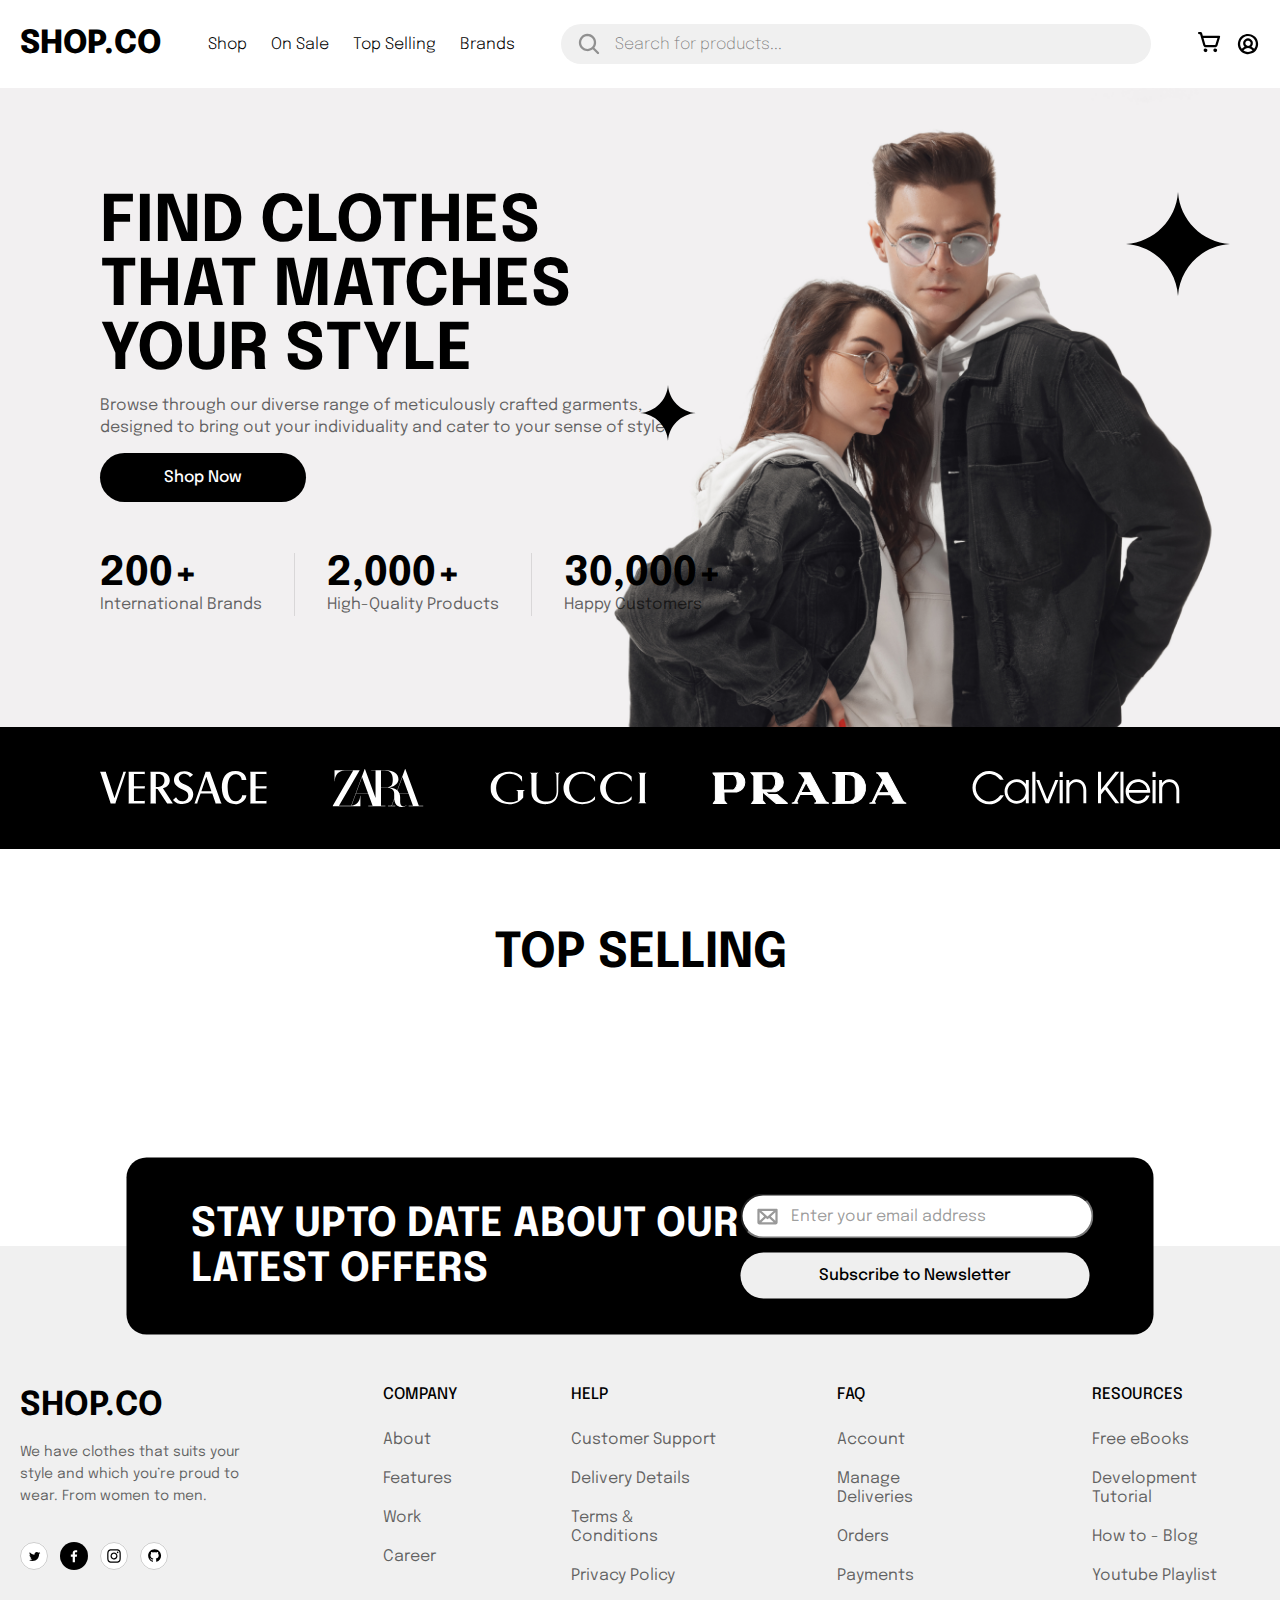
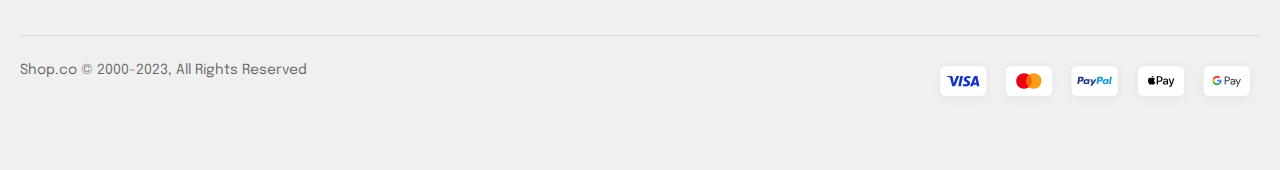
<file: midtermm/index.html>
<!DOCTYPE html>
<html lang="en">
    <head>
        <meta charset="UTF-8">
        <meta name="viewport" content="width=device-width, initial-scale=1.0">
        <title>My Shop</title>
        <link rel="stylesheet" href="./styles/reset.css">
        <link rel="stylesheet" href="./styles/navbar.css">
        <link rel="stylesheet" href="./styles/banner.css">
        <link rel="stylesheet" href="https://fonts.googleapis.com/css2?family=Epilogue:wght@400;800&display=swap">
        <link rel="stylesheet" href="./styles/cards.css">
        <link rel="stylesheet" href="./styles/footer.css">
    </head>
    <body>
        <nav class="navbar">
            <div class="container">
                <div class="nav-container">
                    <div class="logo">
                        <p> <a href="./index.html" class="invisible_underline">SHOP.CO</a></p>
                    </div>
                    <div class="navlist">
                        <ul class="navlist">
                            <li>
                                <a class="invisible_underline" href="./shop.html">Shop</a>
                            </li>
                            <li>
                                On Sale
                            </li>
                            <li>
                                Top Selling
                            </li>
                            <li>
                                Brands
                            </li>
                        </ul>
                    </div>
                    <div class="search_bar">
                        <img src="./Logos/search.svg" alt="Search Icon" class="icon" />
                        <input type="text" placeholder="Search for products..." class="search_input">
                    </div>
                    <div class="icons">
                        <a href="./checkout.html"><img src="./Logos/checkout.svg" alt="checkout_icon" class="icon" /></a>
                        <img src="./Logos/login.svg" alt="logos_icon" class="icon" />
                    </div>
                </div>
            </div>
        </nav>
       <div class="banner">
            <div class="container1">
                    <div class="item">
                        <h1 class="relative">FIND CLOTHES<br>
                            THAT MATCHES<br>
                            YOUR STYLE</h1>
                        <img src="./Logos/sparkle_L.svg"alt="large_sparkle" class="large_sparkle"/>
                    </div>
                    <p class="item">Browse through our diverse range of meticulously crafted garments, <br>
                    designed to bring out your individuality and cater to your sense of style.</p>
                    <img src="./Logos/sparkle_s.svg" alt="small_sparkle" class="small_sparkle item"/>
                    <p class="padd"><a class="invisible_underline shop_now" href="#">Shop Now</a></p> 
                <div class="trio">
                    <div class="couple border">
                        <h2>200+</h2>
                        <p>International Brands</p>
                    </div>
                    <div class="couple border">
                        <h2>2,000+</h2>
                        <p>High-Quality Products</p>
                    </div>
                    <div class="couple">
                        <h2>30,000+</h2>
                        <p>Happy Customers</p>
                    </div>
                </div>
            </div>
       </div>
       <div class="brands">
           <img src="./Logos/versace.svg" alt="versace">
           <img src="./Logos/zara-logo-1 1.svg" alt="zara"/>
           <img src="./Logos/gucci-logo-1 1.svg" alt="gucci"/>
           <img src="./Logos/prada-logo-1 1.svg" alt="prada"/>
           <img src="./Logos/calvin_klein.svg" alt="calvin_klein"/> 
       </div>
       <div class="container2">
            <h2 class="top_selling_title">TOP SELLING</h2>
            <div id="products-list" class="products-list">

            </div>   
       </div>
       <footer>
            <div class="container">
                <div class="newsletter">
                    <h2 class="newsletter-text">
                        STAY UPTO DATE ABOUT OUR LATEST OFFERS
                    </h2>
                    <form action="" method="post">
                        <label for="news-email">
                            <div class="input-pl"><img src="./Logos/mail.svg" alt=""> <p>Enter your email address</p></div>
                            <input type="email" id="news-email">
                        </label>
                        <button type="submit">Subscribe to Newsletter</button>
                    </form>
                </div>
                <div class="footer-body">
                    <div class="shop-co">
                        <h2>SHOP.CO</h2>
                        <p>We have clothes that suits your style and which you’re proud to wear. From women to men.</p>
                        <div class="socials">
                            <img src="./Logos/twitter.svg" alt="">
                            <img src="./Logos/facebook.svg" alt="">
                            <img src="./Logos/instagram.svg" alt="">
                            <img src="./Logos/github.svg" alt="">
                        </div>
                    </div>
                    <div class="lists">
                        <ul aria-label="COMPANY">
                            <li><a href="#">About</a></li>
                            <li><a href="#">Features</a></li>
                            <li><a href="#">Work</a></li>
                            <li><a href="#">Career</a></li>
                        </ul>
                        <ul aria-label="HELP">
                            <li><a href="#">Customer Support</a></li>
                            <li><a href="#">Delivery Details</a></li>
                            <li><a href="#">Terms & Conditions</a></li>
                            <li><a href="#">Privacy Policy</a></li>
                        </ul>
                        <ul aria-label="FAQ">
                            <li><a href="#">Account</a></li>
                            <li><a href="#">Manage Deliveries</a></li>
                            <li><a href="#">Orders</a></li>
                            <li><a href="#">Payments</a></li>
                        </ul>
                        <ul aria-label="RESOURCES">
                            <li><a href="#">Free eBooks</a></li>
                            <li><a href="#">Development Tutorial</a></li>
                            <li><a href="#">How to - Blog</a></li>
                            <li><a href="#">Youtube Playlist</a></li>
                        </ul>
                        
                    </div>
                </div>
                <div class="footer-foot">
                    <div class="rights">
                        <p>Shop.co © 2000-2023, All Rights Reserved</p>
                    </div>
                    <div class="payments">
                        <img src="./Logos/visa.svg" alt="">
                        <img src="./Logos/master.svg" alt="">
                        <img src="./Logos/paypal.svg" alt="">
                        <img src="./Logos/applepay.svg" alt="">
                        <img src="./Logos/googlepay.svg" alt="">
                    </div>
                </div>
            </div>
        </footer>
       <script src="script.js"></script>
    </body>
</html>
</file>
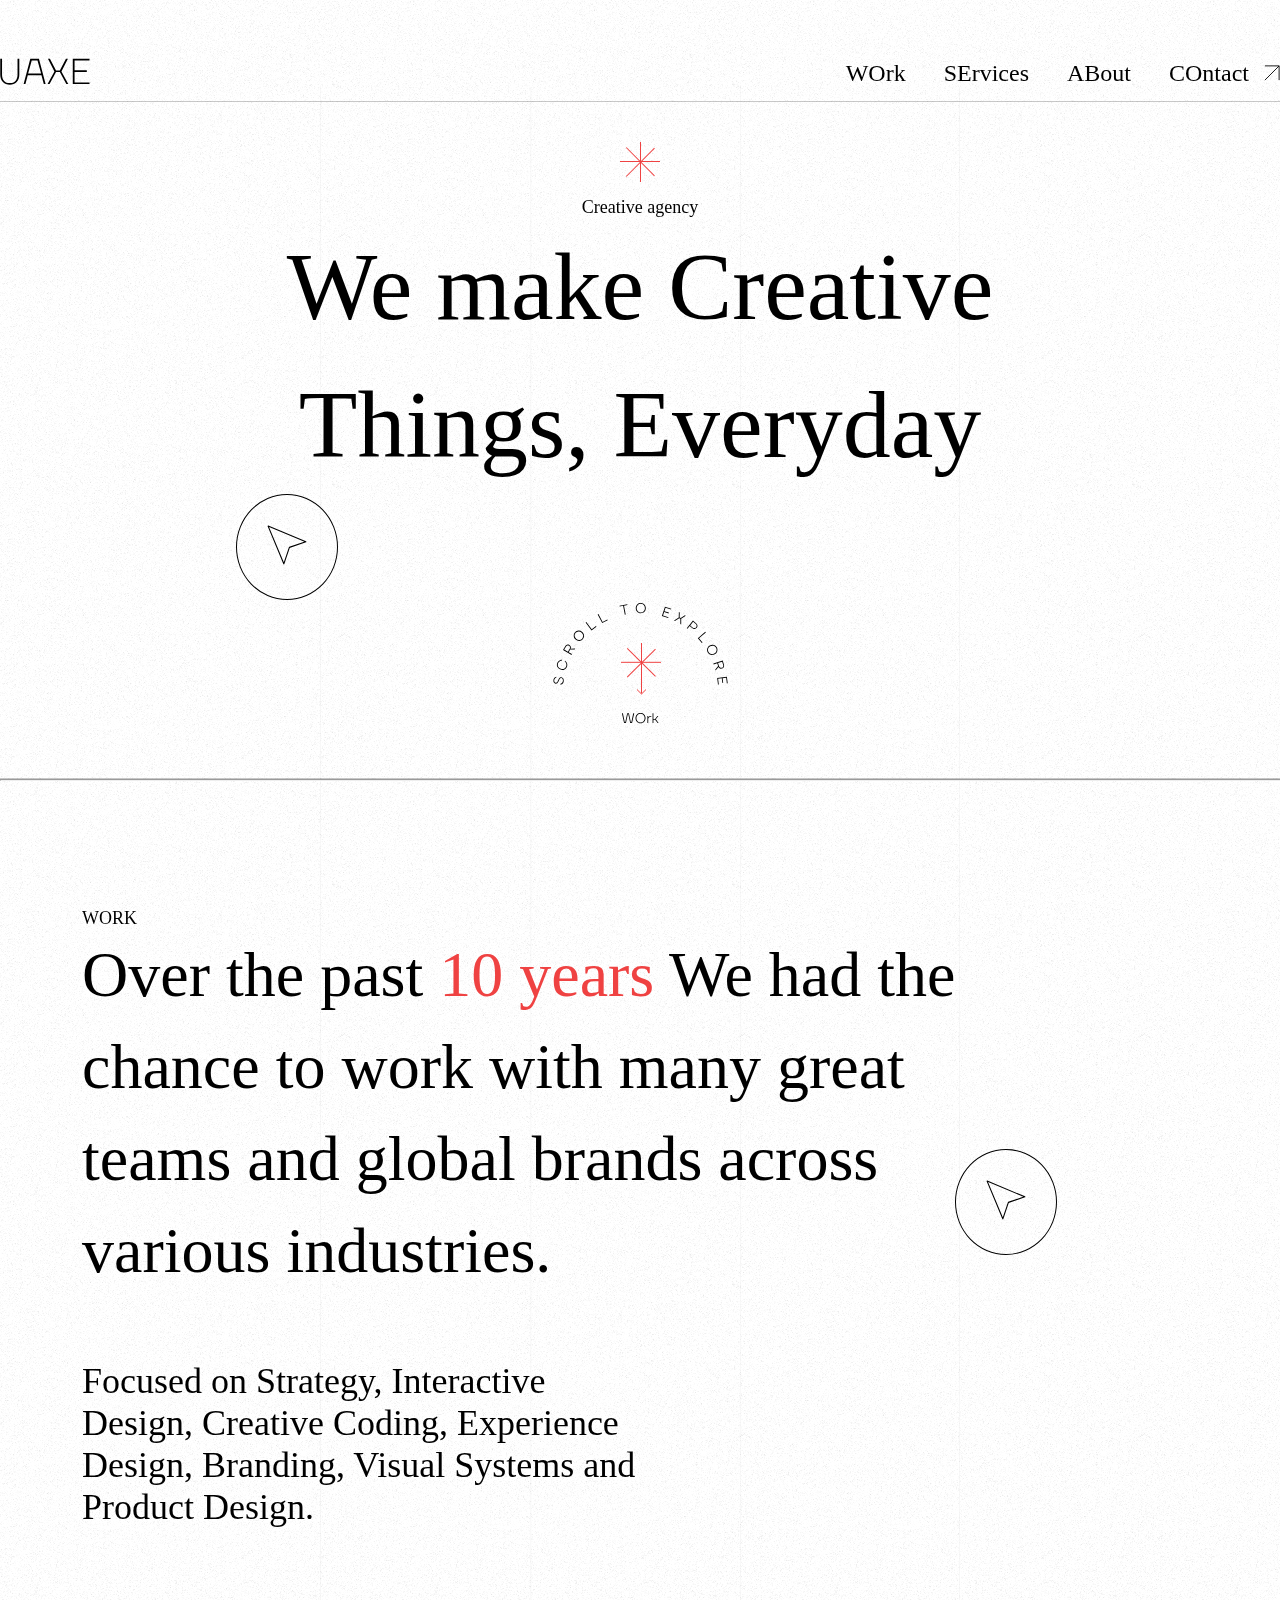
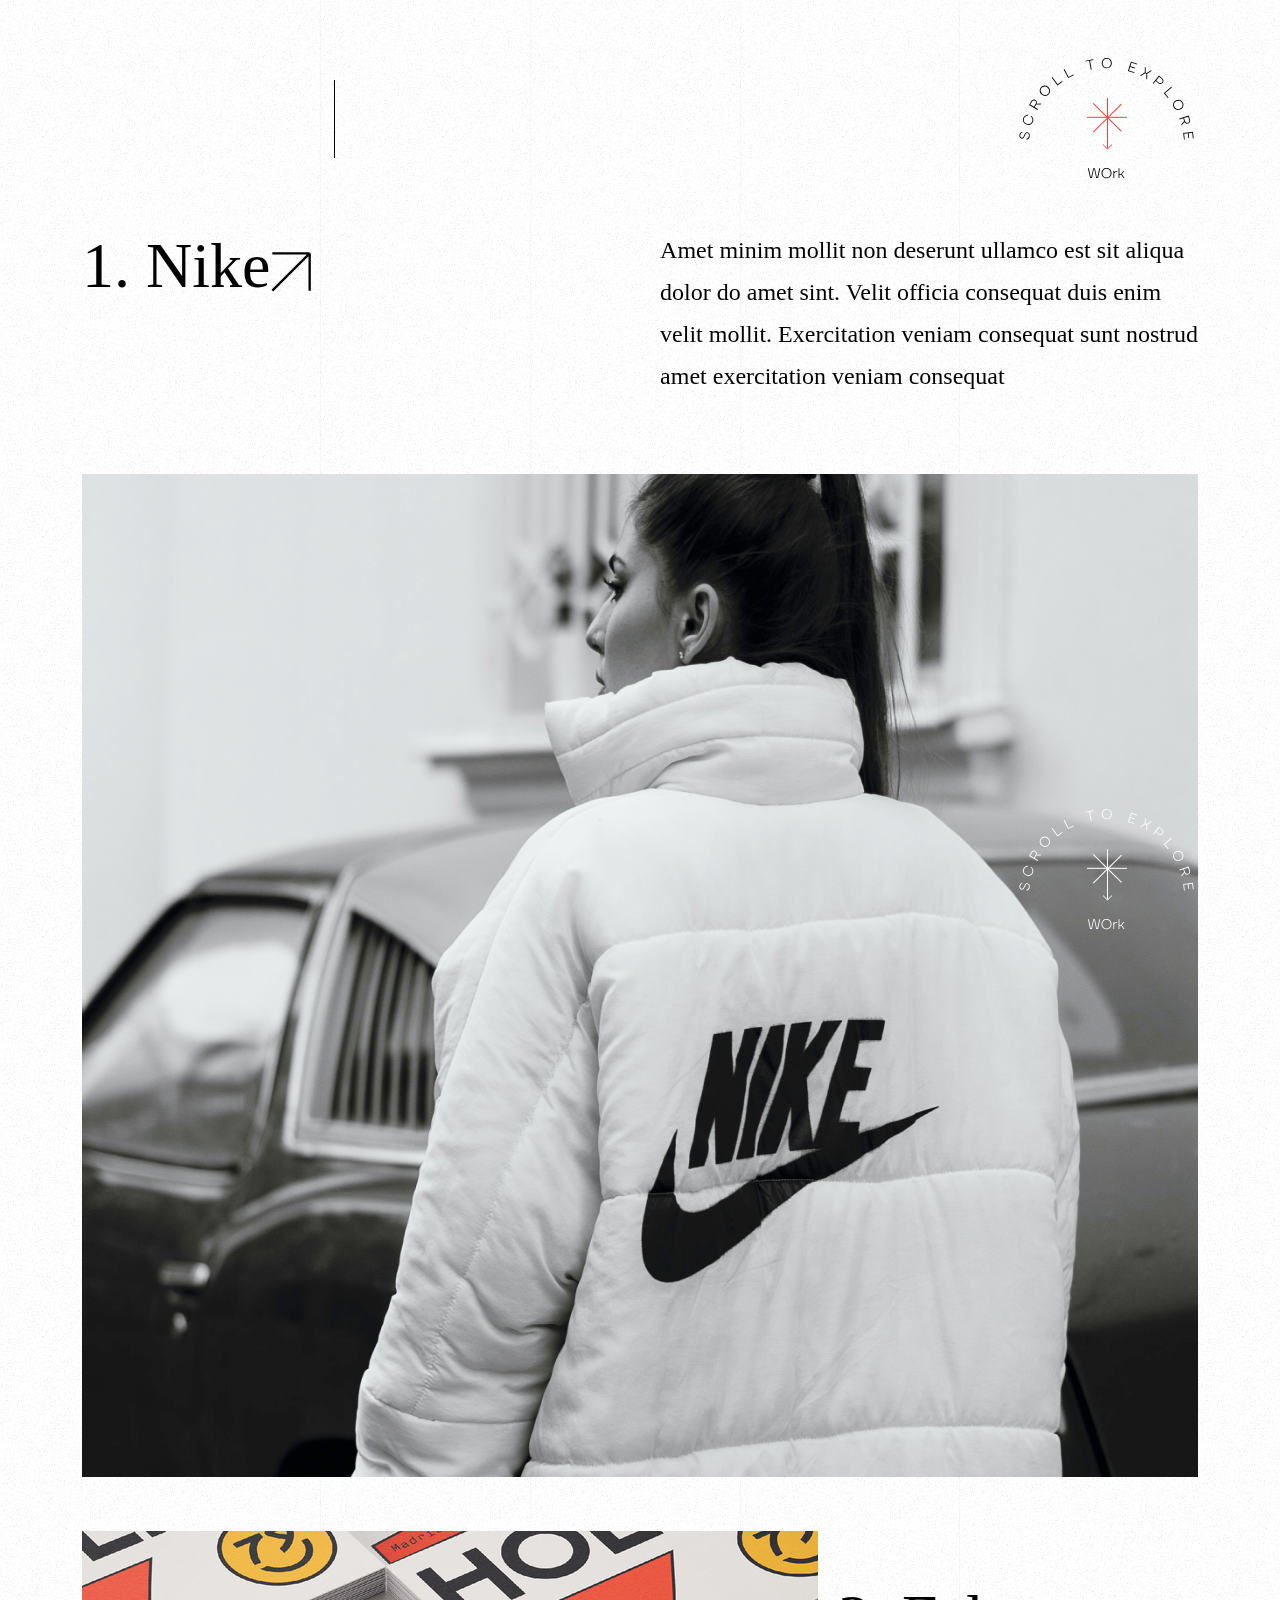
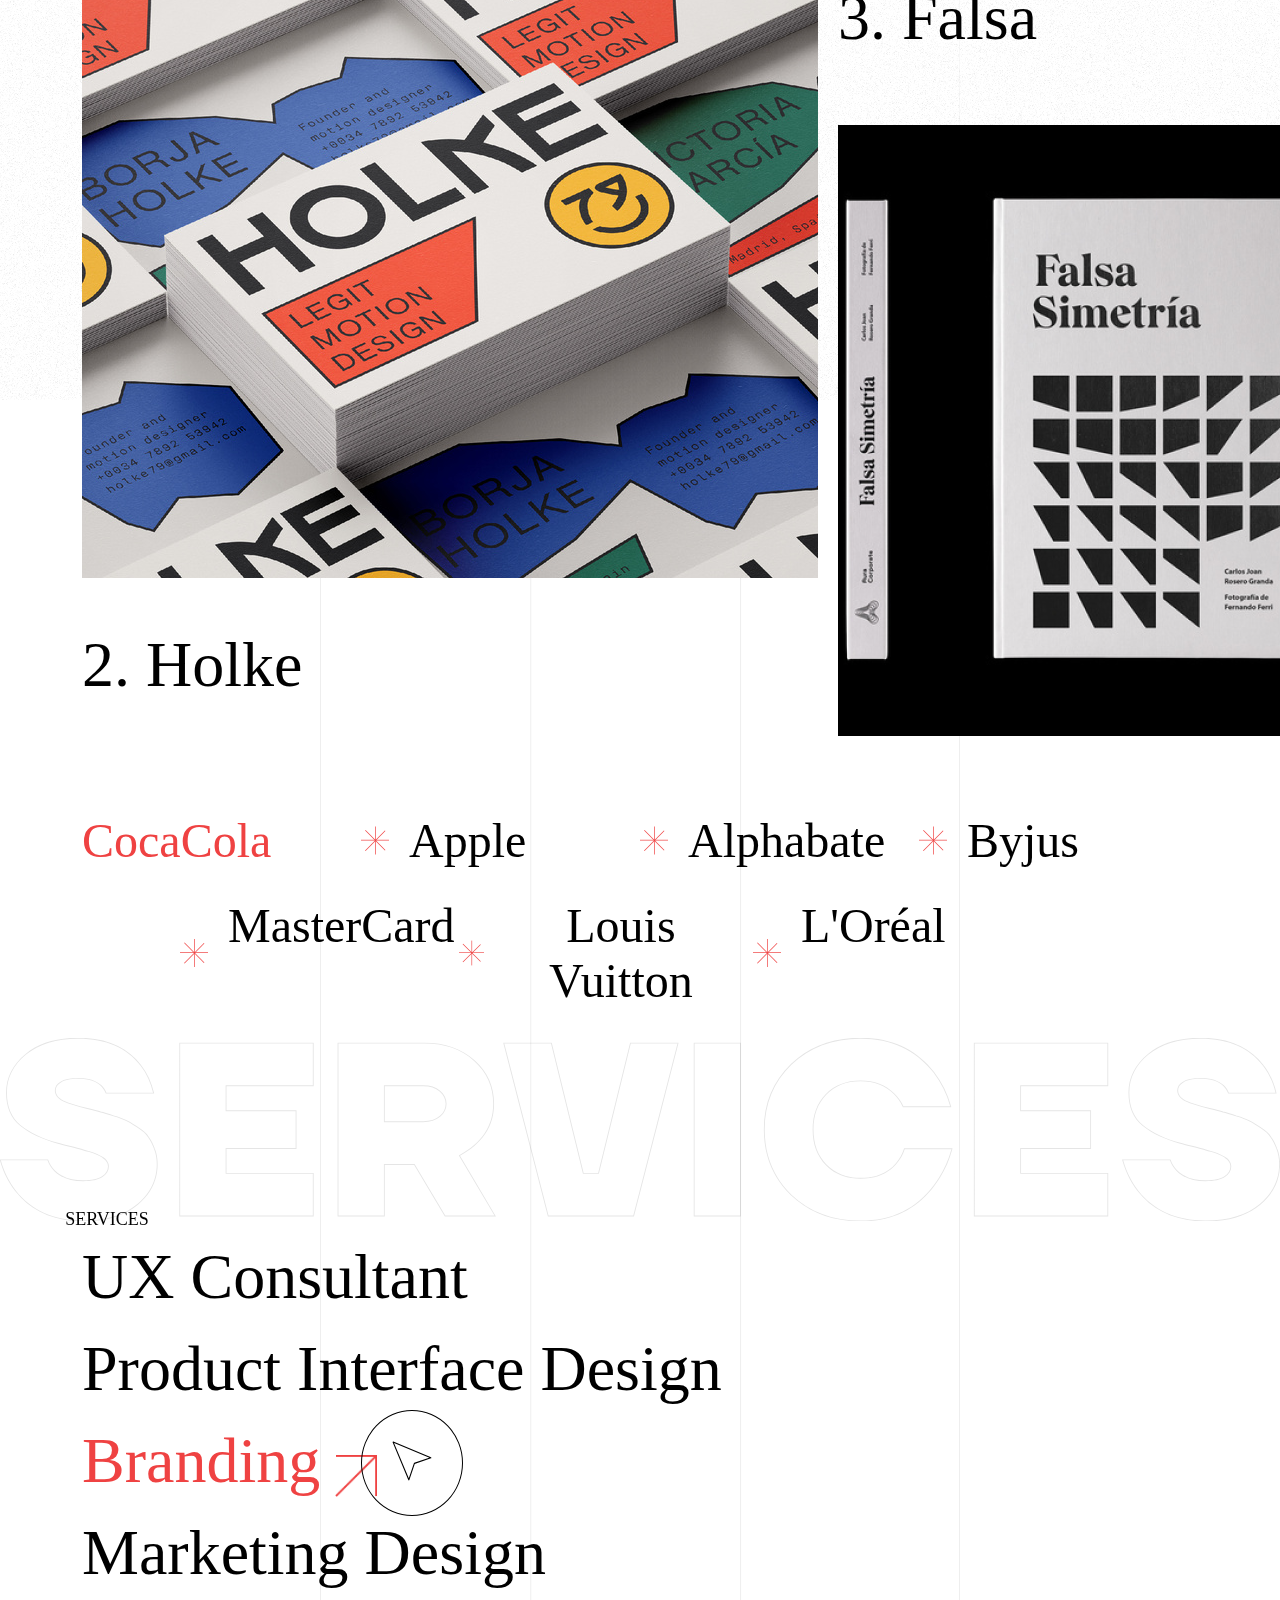
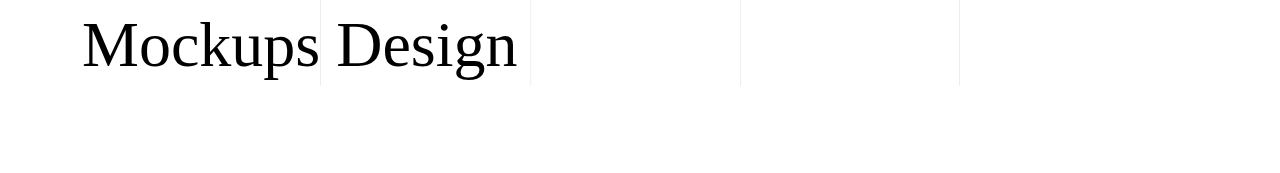
<file: gita/3/index.html>
<!DOCTYPE html>
<html lang="en">
<head>
    <meta charset="UTF-8">
    <meta name="viewport" content="width=initial-scale=1.0">
    <title>Document</title>
    <link href="./src/styles/style.css" rel="stylesheet" >
</head>
<body >
    <div class="fragment"></div>
    <header>
        <div class="container mt-58 ">
            <nav class="row justify-between align-center border-b pb-12">
                <div>
                    <img src="./src/img/logo.svg">
                </div>
                <ul class="list-none row gap-4 nav_font">
                    <li>
                        WOrk
                    </li>
                    <li>
                        SErvices
                    </li>
                    <li>
                        ABout
                    </li>
                    <li class="row gap-1">
                        <p>
                            COntact
                        </p>
                        <div class="w-16">
                            <img src="./src/img/arrow.svg" alt="">
                        </div>
                    </li>
                </ul>
            </nav>
        </div>
    </header>
    <section class="banner border-b">
        <div class="container">
            <div class="row justify-between dir-col align-center mt-40 gap-1">
                <div class="main_icon" >
                <img src="./src/img/starIcon.svg" >
            </div>
                <h1 class="main_header" >Creative agency</h1>
            </div>
            <div class="row justify-center align-center">
                <div class="row justify-center mt-40 align-center m-0">
                    <div class="col-12">
                        <h2 class="headline">
                            <b>We</b> make Creative <br>
                            Things, Everyday
                        </h2>
                    </div>
                    <div class="col-12">
                        <div class="arrow_container">
                            <img src="src/img/mouse.svg" alt="">
                        </div>
                    </div>
                </div>
            </div>
            <div class="row justify-center dir-col align-center gap-1">
                <svg width="183" height="128" viewBox="0 0 183 128" fill="none" xmlns="http://www.w3.org/2000/svg">
                    <path d="M72.9047 113.2H73.8847L75.7747 122.16H76.2647L78.2247 113.2H79.9047L81.8647 122.16H82.3547L84.2447 113.2H85.2247L83.0547 123H81.1647L79.2747 114.04H78.8547L76.9647 123H75.0747L72.9047 113.2ZM87.9262 121.81C86.9648 120.83 86.4842 119.593 86.4842 118.1C86.4842 116.607 86.9648 115.37 87.9262 114.39C88.8875 113.41 90.0868 112.92 91.5242 112.92C92.9615 112.92 94.1608 113.41 95.1222 114.39C96.0835 115.37 96.5642 116.607 96.5642 118.1C96.5642 119.593 96.0835 120.83 95.1222 121.81C94.1608 122.79 92.9615 123.28 91.5242 123.28C90.0868 123.28 88.8875 122.79 87.9262 121.81ZM88.5562 114.964C87.7815 115.767 87.3942 116.812 87.3942 118.1C87.3942 119.388 87.7815 120.433 88.5562 121.236C89.3308 122.039 90.3202 122.44 91.5242 122.44C92.7282 122.44 93.7175 122.039 94.4922 121.236C95.2668 120.433 95.6542 119.388 95.6542 118.1C95.6542 116.812 95.2668 115.767 94.4922 114.964C93.7175 114.161 92.7282 113.76 91.5242 113.76C90.3202 113.76 89.3308 114.161 88.5562 114.964ZM98.3886 123V116H99.2286V117.33H99.2426C99.3639 117.069 99.5272 116.835 99.7326 116.63C100.199 116.163 100.801 115.93 101.539 115.93H102.309V116.7H101.539C100.867 116.7 100.311 116.929 99.8726 117.386C99.4432 117.834 99.2286 118.422 99.2286 119.15V123H98.3886ZM103.57 123V113.2H104.41V118.94H106.09L108.4 116H109.38L106.79 119.36L109.59 123H108.61L106.09 119.71H104.41V123H103.57Z" fill="black"/>
                    <rect x="92" y="43" width="1" height="50.5121" fill="#EF4242"/>
                    <rect x="112" y="61.8181" width="0.990433" height="40" transform="rotate(90 112 61.8181)" fill="#EF4242"/>
                    <rect width="0.995228" height="39.8091" transform="matrix(0.710497 0.7037 -0.710497 0.7037 106.142 48.8018)" fill="#EF4242"/>
                    <rect width="0.995228" height="39.8091" transform="matrix(-0.710497 0.7037 -0.710497 -0.7037 106.849 76.1152)" fill="#EF4242"/>
                    <path d="M88 89.5503L92.4926 94L96.9853 89.5503" stroke="#EF4242"/>
                    <path d="M11.3948 84.6845L11.5064 83.7814C11.9114 83.6998 12.2736 83.547 12.5928 83.3231C13.3329 82.8127 13.7654 82.0527 13.8901 81.043C13.9977 80.1723 13.8949 79.4825 13.5816 78.9736C13.2694 78.4554 12.8355 78.1619 12.2797 78.0933C12.1315 78.075 11.9949 78.0769 11.8699 78.0991C11.7461 78.112 11.6234 78.1532 11.5019 78.2229C11.3805 78.2925 11.2781 78.3598 11.1949 78.4247C11.1035 78.4793 11.0064 78.5801 10.9036 78.7273C10.7915 78.8733 10.7066 78.9898 10.6488 79.0767C10.5922 79.1543 10.5137 79.2951 10.4132 79.499C10.3036 79.7017 10.2291 79.8477 10.1899 79.9369C10.1506 80.0261 10.0785 80.1912 9.9735 80.4321C9.85923 80.6719 9.78305 80.8318 9.74496 80.9117C9.59729 81.2696 9.46169 81.5679 9.33816 81.8066C9.21463 82.0452 9.06045 82.3036 8.87562 82.5817C8.68152 82.8587 8.48503 83.0789 8.28615 83.2424C8.08841 83.3967 7.84779 83.5174 7.56428 83.6046C7.28078 83.6919 6.97693 83.7154 6.65273 83.6754C5.93022 83.5861 5.34738 83.2038 4.90419 82.5283C4.46101 81.8529 4.30122 81.0149 4.42483 80.0146C4.58735 78.6992 5.1434 77.7382 6.09297 77.1314C6.50126 76.8715 6.95368 76.7111 7.45023 76.6502L7.33864 77.5533C7.00184 77.6151 6.69409 77.7464 6.41538 77.947C5.76429 78.4215 5.37866 79.145 5.25849 80.1176C5.16349 80.8864 5.26567 81.5056 5.56501 81.9752C5.85509 82.4436 6.25486 82.7093 6.76432 82.7723C7.40346 82.8512 7.96151 82.4829 8.43846 81.6672C8.60362 81.3961 8.87717 80.8186 9.2591 79.9348C9.42644 79.5699 9.57073 79.2773 9.69197 79.0572C9.8051 78.8267 9.96391 78.5689 10.1684 78.2838C10.3636 77.9976 10.5596 77.782 10.7562 77.637C10.9539 77.4827 11.1945 77.362 11.478 77.2748C11.7627 77.1783 12.0671 77.1501 12.3913 77.1901C13.1601 77.2851 13.7772 77.6952 14.2424 78.4204C14.6995 79.1352 14.86 80.0437 14.7238 81.146C14.5521 82.5355 13.9481 83.5423 12.9117 84.1666C12.4456 84.4382 11.9399 84.6108 11.3948 84.6845Z" fill="black"/>
                    <path d="M15.4849 69.4288C14.2513 70.0311 12.9261 70.0964 11.5093 69.6244C10.0925 69.1525 9.07112 68.3057 8.44515 67.0839C7.81918 65.8621 7.73331 64.5694 8.18754 63.2057C8.68307 61.7181 9.63912 60.6937 11.0557 60.1326C11.6755 59.8964 12.3277 59.7841 13.0124 59.7957L12.7249 60.6591C12.1966 60.6799 11.6919 60.7921 11.2108 60.9959C10.1189 61.4684 9.37679 62.2935 8.98449 63.4712C8.604 64.6135 8.67211 65.6789 9.18883 66.6676C9.70555 67.6562 10.5749 68.354 11.7969 68.7611C13.0189 69.1681 14.1331 69.131 15.1394 68.6497C16.1457 68.1684 16.8392 67.3566 17.2197 66.2143C17.6208 65.01 17.4966 63.8767 16.847 62.8143C16.5666 62.3569 16.1961 61.9482 15.7356 61.5882L16.0231 60.7248C16.6135 61.1379 17.1006 61.6395 17.4844 62.2297C18.3465 63.54 18.5239 64.9567 18.0166 66.4797C17.5624 67.8434 16.7185 68.8264 15.4849 69.4288Z" fill="black"/>
                    <path d="M22.4915 54.8952L14.0189 49.9702L16.0593 46.4602C16.594 45.5403 17.2558 44.9588 18.0449 44.7157C18.8305 44.4599 19.6106 44.5571 20.3853 45.0074C21.047 45.392 21.4928 45.9157 21.723 46.5785C21.9577 47.2331 21.9253 47.9484 21.6255 48.7241L26.2204 48.4802L25.6927 49.388L21.1935 49.6065L19.6808 52.2088L22.9488 54.1085L22.4915 54.8952ZM18.9546 51.7867L20.5376 49.0634C20.9551 48.3452 21.1079 47.7108 20.9963 47.16C20.8812 46.5966 20.5251 46.1413 19.928 45.7942C19.3309 45.4471 18.763 45.3653 18.2245 45.5489C17.6826 45.7197 17.2029 46.1642 16.7855 46.8823L15.2024 49.6056L18.9546 51.7867Z" fill="black"/>
                    <path d="M30.2576 40.8892C28.8861 40.9499 27.6448 40.4814 26.5335 39.4838C25.4223 38.4863 24.8231 37.3025 24.7361 35.9324C24.649 34.5624 25.0856 33.3426 26.0457 32.273C27.0059 31.2034 28.1717 30.6383 29.5432 30.5776C30.9146 30.5169 32.156 30.9853 33.2672 31.9829C34.3785 32.9805 34.9776 34.1643 35.0647 35.5343C35.1518 36.9044 34.7152 38.1242 33.755 39.1937C32.7949 40.2633 31.629 40.8285 30.2576 40.8892ZM25.5841 35.8471C25.6639 36.9597 26.183 37.9463 27.1414 38.8067C28.0999 39.6671 29.1365 40.0772 30.2513 40.0369C31.3661 39.9966 32.3256 39.5285 33.1299 38.6326C33.9342 37.7367 34.2965 36.7324 34.2167 35.6197C34.1369 34.507 33.6178 33.5205 32.6593 32.6601C31.7009 31.7997 30.6642 31.3896 29.5495 31.4298C28.4347 31.4701 27.4751 31.9382 26.6708 32.8342C25.8665 33.7301 25.5043 34.7344 25.5841 35.8471Z" fill="black"/>
                    <path d="M42.5058 30.3834L36.598 22.5643L37.3241 22.0158L42.7255 29.1646L46.9701 25.9575L47.4765 26.6277L42.5058 30.3834Z" fill="black"/>
                    <path d="M53.1815 23.0948L48.6518 14.4045L49.4588 13.9838L53.6002 21.9293L58.3178 19.4704L58.7061 20.2152L53.1815 23.0948Z" fill="black"/>
                    <path d="M70.6774 6.50406L70.5169 5.67952L78.2813 4.16861L78.4417 4.99315L75.0062 5.66169L76.7176 14.4567L75.8244 14.6305L74.1129 5.83551L70.6774 6.50406Z" fill="black"/>
                    <path d="M88.1472 11.8235C87.1921 10.8373 86.7194 9.59762 86.729 8.10432C86.7385 6.61102 87.2271 5.37745 88.1947 4.40363C89.1623 3.42981 90.3647 2.9475 91.802 2.95671C93.2394 2.96592 94.4355 3.46359 95.3906 4.44973C96.3456 5.43587 96.8183 6.67559 96.8088 8.16889C96.7992 9.6622 96.3106 10.8958 95.343 11.8696C94.3754 12.8434 93.173 13.3257 91.7357 13.3165C90.2984 13.3073 89.1022 12.8096 88.1472 11.8235ZM88.821 4.98166C88.0412 5.77934 87.6472 6.82217 87.6389 8.11015C87.6307 9.39812 88.0113 10.4459 88.7808 11.2535C89.5503 12.0611 90.5371 12.4688 91.7411 12.4765C92.945 12.4842 93.9369 12.0892 94.7167 11.2916C95.4965 10.4939 95.8905 9.45104 95.8988 8.16306C95.907 6.87509 95.5264 5.8273 94.7569 5.01969C93.9874 4.21207 93.0006 3.80441 91.7967 3.7967C90.5927 3.78898 89.6008 4.18397 88.821 4.98166Z" fill="black"/>
                    <path d="M112.873 15.9659L115.959 6.66444L122.271 8.75834L122.006 9.55562L116.558 7.74824L115.434 11.1367L119.886 12.6134L119.621 13.4107L115.17 11.9339L114.002 15.4552L119.45 17.2626L119.185 18.0599L112.873 15.9659Z" fill="black"/>
                    <path d="M125.063 20.5422L129.746 17.516L129.882 12.0076L130.742 12.4772L130.623 17.5163L131.729 18.12L135.903 15.2947L136.763 15.7643L132.203 18.8576L132.19 24.4331L131.33 23.9635L131.326 18.8573L130.22 18.2536L125.923 21.0118L125.063 20.5422Z" fill="black"/>
                    <path d="M137.759 28.2087L143.963 20.6224L147.052 23.1483C147.875 23.8219 148.347 24.5872 148.466 25.4441C148.585 26.3011 148.352 27.0872 147.767 27.8025C147.182 28.5177 146.458 28.9021 145.594 28.9555C144.731 29.0089 143.887 28.6988 143.063 28.0252L140.679 26.0754L138.463 28.7848L137.759 28.2087ZM141.211 25.4252L143.595 27.375C144.238 27.9008 144.863 28.1466 145.47 28.1123C146.083 28.0708 146.613 27.7755 147.062 27.2264C147.512 26.6773 147.693 26.102 147.606 25.5005C147.525 24.8917 147.163 24.3244 146.52 23.7986L144.136 21.8488L141.211 25.4252Z" fill="black"/>
                    <path d="M148.812 38.2255L156.27 31.8678L156.86 32.5604L150.042 38.3731L153.493 42.4216L152.854 42.9666L148.812 38.2255Z" fill="black"/>
                    <path d="M158.264 48.5804C158.645 47.2616 159.486 46.2352 160.786 45.5014C162.087 44.7675 163.4 44.5784 164.726 44.934C166.052 45.2897 167.068 46.0934 167.774 47.3452C168.481 48.597 168.643 49.8823 168.262 51.2011C167.881 52.52 167.041 53.5463 165.74 54.2802C164.439 55.0141 163.126 55.2032 161.8 54.8475C160.474 54.4919 159.458 53.6882 158.752 52.4364C158.045 51.1846 157.883 49.8993 158.264 48.5804ZM164.536 45.7648C163.456 45.4846 162.355 45.6609 161.234 46.2939C160.112 46.9268 159.392 47.7779 159.073 48.847C158.755 49.9161 158.892 50.975 159.483 52.0236C160.075 53.0722 160.911 53.7366 161.991 54.0168C163.07 54.297 164.171 54.1206 165.293 53.4877C166.414 52.8547 167.135 52.0037 167.453 50.9345C167.771 49.8654 167.635 48.8066 167.043 47.758C166.451 46.7094 165.616 46.045 164.536 45.7648Z" fill="black"/>
                    <path d="M164.339 63.5273L173.676 60.5497L174.909 64.4177C175.232 65.4314 175.219 66.3123 174.87 67.0605C174.533 67.8147 173.937 68.3279 173.084 68.6001C172.354 68.8327 171.667 68.8119 171.021 68.5378C170.378 68.2727 169.87 67.7687 169.496 67.0259L166.593 70.5965L166.274 69.5962L169.131 66.1135L168.217 63.2458L164.615 64.3943L164.339 63.5273ZM169.017 62.9906L169.974 65.9916C170.226 66.783 170.594 67.3221 171.078 67.6088C171.573 67.9016 172.149 67.943 172.807 67.7332C173.465 67.5233 173.907 67.1571 174.132 66.6347C174.369 66.1183 174.361 65.4644 174.109 64.673L173.152 61.6719L169.017 62.9906Z" fill="black"/>
                    <path d="M168.163 77.9457L177.889 76.744L178.704 83.3438L177.871 83.4468L177.167 77.7501L173.624 78.1879L174.199 82.8425L173.365 82.9455L172.79 78.2909L169.108 78.7458L169.812 84.4425L168.978 84.5455L168.163 77.9457Z" fill="black"/>
                </svg>
            </div>
        </div>
    </section>
    <hr class="w-1440">
    <section class="plr-82">
        <p class="mt-127 font">WORK</p>
        <div class="flex">
            <p class="mt-30 font font-sz-64 ln-height-92 font-wg-265">Over the past <span class="red font-wg-500">10 years</span> We had the<br>
            chance to work with many great<br>
            teams and global brands across<br>
            various industries.
            </p>
            <div>
                <div class="arrow_container mt-220">
                    <img src="./src/img/mouse.svg"/>
                </div>
            </div>
        </div>
        <p class="mt-63 font font-sz-36 font-wg-265"> Focused on Strategy, Interactive<br>
             Design, Creative Coding, Experience<br>
             Design, Branding, Visual Systems and<br>
             Product Design.
        </p>
        <div class="mt-127 pl-277 flex justify-between">
        <div class="border"></div>
        <svg width="183" height="128" viewBox="0 0 183 128" fill="none" xmlns="http://www.w3.org/2000/svg">
            <path d="M72.9047 113.2H73.8847L75.7747 122.16H76.2647L78.2247 113.2H79.9047L81.8647 122.16H82.3547L84.2447 113.2H85.2247L83.0547 123H81.1647L79.2747 114.04H78.8547L76.9647 123H75.0747L72.9047 113.2ZM87.9262 121.81C86.9648 120.83 86.4842 119.593 86.4842 118.1C86.4842 116.607 86.9648 115.37 87.9262 114.39C88.8875 113.41 90.0868 112.92 91.5242 112.92C92.9615 112.92 94.1608 113.41 95.1222 114.39C96.0835 115.37 96.5642 116.607 96.5642 118.1C96.5642 119.593 96.0835 120.83 95.1222 121.81C94.1608 122.79 92.9615 123.28 91.5242 123.28C90.0868 123.28 88.8875 122.79 87.9262 121.81ZM88.5562 114.964C87.7815 115.767 87.3942 116.812 87.3942 118.1C87.3942 119.388 87.7815 120.433 88.5562 121.236C89.3308 122.039 90.3202 122.44 91.5242 122.44C92.7282 122.44 93.7175 122.039 94.4922 121.236C95.2668 120.433 95.6542 119.388 95.6542 118.1C95.6542 116.812 95.2668 115.767 94.4922 114.964C93.7175 114.161 92.7282 113.76 91.5242 113.76C90.3202 113.76 89.3308 114.161 88.5562 114.964ZM98.3886 123V116H99.2286V117.33H99.2426C99.3639 117.069 99.5272 116.835 99.7326 116.63C100.199 116.163 100.801 115.93 101.539 115.93H102.309V116.7H101.539C100.867 116.7 100.311 116.929 99.8726 117.386C99.4432 117.834 99.2286 118.422 99.2286 119.15V123H98.3886ZM103.57 123V113.2H104.41V118.94H106.09L108.4 116H109.38L106.79 119.36L109.59 123H108.61L106.09 119.71H104.41V123H103.57Z" fill="black"/>
            <rect x="92" y="43" width="1" height="50.5121" fill="#EF4242"/>
            <rect x="112" y="61.8181" width="0.990433" height="40" transform="rotate(90 112 61.8181)" fill="#EF4242"/>
            <rect width="0.995228" height="39.8091" transform="matrix(0.710497 0.7037 -0.710497 0.7037 106.142 48.8018)" fill="#EF4242"/>
            <rect width="0.995228" height="39.8091" transform="matrix(-0.710497 0.7037 -0.710497 -0.7037 106.849 76.1152)" fill="#EF4242"/>
            <path d="M88 89.5503L92.4926 94L96.9853 89.5503" stroke="#EF4242"/>
            <path d="M11.3948 84.6845L11.5064 83.7814C11.9114 83.6998 12.2736 83.547 12.5928 83.3231C13.3329 82.8127 13.7654 82.0527 13.8901 81.043C13.9977 80.1723 13.8949 79.4825 13.5816 78.9736C13.2694 78.4554 12.8355 78.1619 12.2797 78.0933C12.1315 78.075 11.9949 78.0769 11.8699 78.0991C11.7461 78.112 11.6234 78.1532 11.5019 78.2229C11.3805 78.2925 11.2781 78.3598 11.1949 78.4247C11.1035 78.4793 11.0064 78.5801 10.9036 78.7273C10.7915 78.8733 10.7066 78.9898 10.6488 79.0767C10.5922 79.1543 10.5137 79.2951 10.4132 79.499C10.3036 79.7017 10.2291 79.8477 10.1899 79.9369C10.1506 80.0261 10.0785 80.1912 9.9735 80.4321C9.85923 80.6719 9.78305 80.8318 9.74496 80.9117C9.59729 81.2696 9.46169 81.5679 9.33816 81.8066C9.21463 82.0452 9.06045 82.3036 8.87562 82.5817C8.68152 82.8587 8.48503 83.0789 8.28615 83.2424C8.08841 83.3967 7.84779 83.5174 7.56428 83.6046C7.28078 83.6919 6.97693 83.7154 6.65273 83.6754C5.93022 83.5861 5.34738 83.2038 4.90419 82.5283C4.46101 81.8529 4.30122 81.0149 4.42483 80.0146C4.58735 78.6992 5.1434 77.7382 6.09297 77.1314C6.50126 76.8715 6.95368 76.7111 7.45023 76.6502L7.33864 77.5533C7.00184 77.6151 6.69409 77.7464 6.41538 77.947C5.76429 78.4215 5.37866 79.145 5.25849 80.1176C5.16349 80.8864 5.26567 81.5056 5.56501 81.9752C5.85509 82.4436 6.25486 82.7093 6.76432 82.7723C7.40346 82.8512 7.96151 82.4829 8.43846 81.6672C8.60362 81.3961 8.87717 80.8186 9.2591 79.9348C9.42644 79.5699 9.57073 79.2773 9.69197 79.0572C9.8051 78.8267 9.96391 78.5689 10.1684 78.2838C10.3636 77.9976 10.5596 77.782 10.7562 77.637C10.9539 77.4827 11.1945 77.362 11.478 77.2748C11.7627 77.1783 12.0671 77.1501 12.3913 77.1901C13.1601 77.2851 13.7772 77.6952 14.2424 78.4204C14.6995 79.1352 14.86 80.0437 14.7238 81.146C14.5521 82.5355 13.9481 83.5423 12.9117 84.1666C12.4456 84.4382 11.9399 84.6108 11.3948 84.6845Z" fill="black"/>
            <path d="M15.4849 69.4288C14.2513 70.0311 12.9261 70.0964 11.5093 69.6244C10.0925 69.1525 9.07112 68.3057 8.44515 67.0839C7.81918 65.8621 7.73331 64.5694 8.18754 63.2057C8.68307 61.7181 9.63912 60.6937 11.0557 60.1326C11.6755 59.8964 12.3277 59.7841 13.0124 59.7957L12.7249 60.6591C12.1966 60.6799 11.6919 60.7921 11.2108 60.9959C10.1189 61.4684 9.37679 62.2935 8.98449 63.4712C8.604 64.6135 8.67211 65.6789 9.18883 66.6676C9.70555 67.6562 10.5749 68.354 11.7969 68.7611C13.0189 69.1681 14.1331 69.131 15.1394 68.6497C16.1457 68.1684 16.8392 67.3566 17.2197 66.2143C17.6208 65.01 17.4966 63.8767 16.847 62.8143C16.5666 62.3569 16.1961 61.9482 15.7356 61.5882L16.0231 60.7248C16.6135 61.1379 17.1006 61.6395 17.4844 62.2297C18.3465 63.54 18.5239 64.9567 18.0166 66.4797C17.5624 67.8434 16.7185 68.8264 15.4849 69.4288Z" fill="black"/>
            <path d="M22.4915 54.8952L14.0189 49.9702L16.0593 46.4602C16.594 45.5403 17.2558 44.9588 18.0449 44.7157C18.8305 44.4599 19.6106 44.5571 20.3853 45.0074C21.047 45.392 21.4928 45.9157 21.723 46.5785C21.9577 47.2331 21.9253 47.9484 21.6255 48.7241L26.2204 48.4802L25.6927 49.388L21.1935 49.6065L19.6808 52.2088L22.9488 54.1085L22.4915 54.8952ZM18.9546 51.7867L20.5376 49.0634C20.9551 48.3452 21.1079 47.7108 20.9963 47.16C20.8812 46.5966 20.5251 46.1413 19.928 45.7942C19.3309 45.4471 18.763 45.3653 18.2245 45.5489C17.6826 45.7197 17.2029 46.1642 16.7855 46.8823L15.2024 49.6056L18.9546 51.7867Z" fill="black"/>
            <path d="M30.2576 40.8892C28.8861 40.9499 27.6448 40.4814 26.5335 39.4838C25.4223 38.4863 24.8231 37.3025 24.7361 35.9324C24.649 34.5624 25.0856 33.3426 26.0457 32.273C27.0059 31.2034 28.1717 30.6383 29.5432 30.5776C30.9146 30.5169 32.156 30.9853 33.2672 31.9829C34.3785 32.9805 34.9776 34.1643 35.0647 35.5343C35.1518 36.9044 34.7152 38.1242 33.755 39.1937C32.7949 40.2633 31.629 40.8285 30.2576 40.8892ZM25.5841 35.8471C25.6639 36.9597 26.183 37.9463 27.1414 38.8067C28.0999 39.6671 29.1365 40.0772 30.2513 40.0369C31.3661 39.9966 32.3256 39.5285 33.1299 38.6326C33.9342 37.7367 34.2965 36.7324 34.2167 35.6197C34.1369 34.507 33.6178 33.5205 32.6593 32.6601C31.7009 31.7997 30.6642 31.3896 29.5495 31.4298C28.4347 31.4701 27.4751 31.9382 26.6708 32.8342C25.8665 33.7301 25.5043 34.7344 25.5841 35.8471Z" fill="black"/>
            <path d="M42.5058 30.3834L36.598 22.5643L37.3241 22.0158L42.7255 29.1646L46.9701 25.9575L47.4765 26.6277L42.5058 30.3834Z" fill="black"/>
            <path d="M53.1815 23.0948L48.6518 14.4045L49.4588 13.9838L53.6002 21.9293L58.3178 19.4704L58.7061 20.2152L53.1815 23.0948Z" fill="black"/>
            <path d="M70.6774 6.50406L70.5169 5.67952L78.2813 4.16861L78.4417 4.99315L75.0062 5.66169L76.7176 14.4567L75.8244 14.6305L74.1129 5.83551L70.6774 6.50406Z" fill="black"/>
            <path d="M88.1472 11.8235C87.1921 10.8373 86.7194 9.59762 86.729 8.10432C86.7385 6.61102 87.2271 5.37745 88.1947 4.40363C89.1623 3.42981 90.3647 2.9475 91.802 2.95671C93.2394 2.96592 94.4355 3.46359 95.3906 4.44973C96.3456 5.43587 96.8183 6.67559 96.8088 8.16889C96.7992 9.6622 96.3106 10.8958 95.343 11.8696C94.3754 12.8434 93.173 13.3257 91.7357 13.3165C90.2984 13.3073 89.1022 12.8096 88.1472 11.8235ZM88.821 4.98166C88.0412 5.77934 87.6472 6.82217 87.6389 8.11015C87.6307 9.39812 88.0113 10.4459 88.7808 11.2535C89.5503 12.0611 90.5371 12.4688 91.7411 12.4765C92.945 12.4842 93.9369 12.0892 94.7167 11.2916C95.4965 10.4939 95.8905 9.45104 95.8988 8.16306C95.907 6.87509 95.5264 5.8273 94.7569 5.01969C93.9874 4.21207 93.0006 3.80441 91.7967 3.7967C90.5927 3.78898 89.6008 4.18397 88.821 4.98166Z" fill="black"/>
            <path d="M112.873 15.9659L115.959 6.66444L122.271 8.75834L122.006 9.55562L116.558 7.74824L115.434 11.1367L119.886 12.6134L119.621 13.4107L115.17 11.9339L114.002 15.4552L119.45 17.2626L119.185 18.0599L112.873 15.9659Z" fill="black"/>
            <path d="M125.063 20.5422L129.746 17.516L129.882 12.0076L130.742 12.4772L130.623 17.5163L131.729 18.12L135.903 15.2947L136.763 15.7643L132.203 18.8576L132.19 24.4331L131.33 23.9635L131.326 18.8573L130.22 18.2536L125.923 21.0118L125.063 20.5422Z" fill="black"/>
            <path d="M137.759 28.2087L143.963 20.6224L147.052 23.1483C147.875 23.8219 148.347 24.5872 148.466 25.4441C148.585 26.3011 148.352 27.0872 147.767 27.8025C147.182 28.5177 146.458 28.9021 145.594 28.9555C144.731 29.0089 143.887 28.6988 143.063 28.0252L140.679 26.0754L138.463 28.7848L137.759 28.2087ZM141.211 25.4252L143.595 27.375C144.238 27.9008 144.863 28.1466 145.47 28.1123C146.083 28.0708 146.613 27.7755 147.062 27.2264C147.512 26.6773 147.693 26.102 147.606 25.5005C147.525 24.8917 147.163 24.3244 146.52 23.7986L144.136 21.8488L141.211 25.4252Z" fill="black"/>
            <path d="M148.812 38.2255L156.27 31.8678L156.86 32.5604L150.042 38.3731L153.493 42.4216L152.854 42.9666L148.812 38.2255Z" fill="black"/>
            <path d="M158.264 48.5804C158.645 47.2616 159.486 46.2352 160.786 45.5014C162.087 44.7675 163.4 44.5784 164.726 44.934C166.052 45.2897 167.068 46.0934 167.774 47.3452C168.481 48.597 168.643 49.8823 168.262 51.2011C167.881 52.52 167.041 53.5463 165.74 54.2802C164.439 55.0141 163.126 55.2032 161.8 54.8475C160.474 54.4919 159.458 53.6882 158.752 52.4364C158.045 51.1846 157.883 49.8993 158.264 48.5804ZM164.536 45.7648C163.456 45.4846 162.355 45.6609 161.234 46.2939C160.112 46.9268 159.392 47.7779 159.073 48.847C158.755 49.9161 158.892 50.975 159.483 52.0236C160.075 53.0722 160.911 53.7366 161.991 54.0168C163.07 54.297 164.171 54.1206 165.293 53.4877C166.414 52.8547 167.135 52.0037 167.453 50.9345C167.771 49.8654 167.635 48.8066 167.043 47.758C166.451 46.7094 165.616 46.045 164.536 45.7648Z" fill="black"/>
            <path d="M164.339 63.5273L173.676 60.5497L174.909 64.4177C175.232 65.4314 175.219 66.3123 174.87 67.0605C174.533 67.8147 173.937 68.3279 173.084 68.6001C172.354 68.8327 171.667 68.8119 171.021 68.5378C170.378 68.2727 169.87 67.7687 169.496 67.0259L166.593 70.5965L166.274 69.5962L169.131 66.1135L168.217 63.2458L164.615 64.3943L164.339 63.5273ZM169.017 62.9906L169.974 65.9916C170.226 66.783 170.594 67.3221 171.078 67.6088C171.573 67.9016 172.149 67.943 172.807 67.7332C173.465 67.5233 173.907 67.1571 174.132 66.6347C174.369 66.1183 174.361 65.4644 174.109 64.673L173.152 61.6719L169.017 62.9906Z" fill="black"/>
            <path d="M168.163 77.9457L177.889 76.744L178.704 83.3438L177.871 83.4468L177.167 77.7501L173.624 78.1879L174.199 82.8425L173.365 82.9455L172.79 78.2909L169.108 78.7458L169.812 84.4425L168.978 84.5455L168.163 77.9457Z" fill="black"/>
        </svg>
    </div>
    <div class="mt-46 flex justify-between">
        <div class="flex">
                <h1 class="font font-sz-64">1. Nike</h1>
                <img class="w-42 mb-82" src="./src/img/arrow.svg"/>
        </div>
        <p class="font font-sz-24 font-wg-265 ln-height-42">
             Amet minim mollit non deserunt ullamco est sit aliqua<br>
             dolor do amet sint. Velit officia consequat duis enim<br>
             velit mollit. Exercitation veniam consequat sunt nostrud<br>
             amet exercitation veniam consequat
        </p>
    </div>
    <div class="mt-77 relative">
        <img  class="banner1" src="./src/img/banner1.png" alt="firstPhoto" />
        <div class="absolute above"> 
            <svg width="183" height="128" viewBox="0 0 183 128" fill="none" xmlns="http://www.w3.org/2000/svg">
                <path d="M72.9047 113.2H73.8847L75.7747 122.16H76.2647L78.2247 113.2H79.9047L81.8647 122.16H82.3547L84.2447 113.2H85.2247L83.0547 123H81.1647L79.2747 114.04H78.8547L76.9647 123H75.0747L72.9047 113.2ZM87.9262 121.81C86.9648 120.83 86.4842 119.593 86.4842 118.1C86.4842 116.607 86.9648 115.37 87.9262 114.39C88.8875 113.41 90.0868 112.92 91.5242 112.92C92.9615 112.92 94.1608 113.41 95.1222 114.39C96.0835 115.37 96.5642 116.607 96.5642 118.1C96.5642 119.593 96.0835 120.83 95.1222 121.81C94.1608 122.79 92.9615 123.28 91.5242 123.28C90.0868 123.28 88.8875 122.79 87.9262 121.81ZM88.5562 114.964C87.7815 115.767 87.3942 116.812 87.3942 118.1C87.3942 119.388 87.7815 120.433 88.5562 121.236C89.3308 122.039 90.3202 122.44 91.5242 122.44C92.7282 122.44 93.7175 122.039 94.4922 121.236C95.2668 120.433 95.6542 119.388 95.6542 118.1C95.6542 116.812 95.2668 115.767 94.4922 114.964C93.7175 114.161 92.7282 113.76 91.5242 113.76C90.3202 113.76 89.3308 114.161 88.5562 114.964ZM98.3886 123V116H99.2286V117.33H99.2426C99.3639 117.069 99.5272 116.835 99.7326 116.63C100.199 116.163 100.801 115.93 101.539 115.93H102.309V116.7H101.539C100.867 116.7 100.311 116.929 99.8726 117.386C99.4432 117.834 99.2286 118.422 99.2286 119.15V123H98.3886ZM103.57 123V113.2H104.41V118.94H106.09L108.4 116H109.38L106.79 119.36L109.59 123H108.61L106.09 119.71H104.41V123H103.57Z" fill="white"/>
                <rect x="92" y="43" width="1" height="50.5121" fill="white"/>
                <rect x="112" y="61.8181" width="0.990433" height="40" transform="rotate(90 112 61.8181)" fill="white"/>
                <rect width="0.995228" height="39.8091" transform="matrix(0.710497 0.7037 -0.710497 0.7037 106.142 48.8018)" fill="white"/>
                <rect width="0.995228" height="39.8091" transform="matrix(-0.710497 0.7037 -0.710497 -0.7037 106.849 76.1152)" fill="white"/>
                <path d="M88 89.5503L92.4926 94L96.9853 89.5503" stroke="white"/>
                <path d="M11.3948 84.6845L11.5064 83.7814C11.9114 83.6998 12.2736 83.547 12.5928 83.3231C13.3329 82.8127 13.7654 82.0527 13.8901 81.043C13.9977 80.1723 13.8949 79.4825 13.5816 78.9736C13.2694 78.4554 12.8355 78.1619 12.2797 78.0933C12.1315 78.075 11.9949 78.0769 11.8699 78.0991C11.7461 78.112 11.6234 78.1532 11.5019 78.2229C11.3805 78.2925 11.2781 78.3598 11.1949 78.4247C11.1035 78.4793 11.0064 78.5801 10.9036 78.7273C10.7915 78.8733 10.7066 78.9898 10.6488 79.0767C10.5922 79.1543 10.5137 79.2951 10.4132 79.499C10.3036 79.7017 10.2291 79.8477 10.1899 79.9369C10.1506 80.0261 10.0785 80.1912 9.9735 80.4321C9.85923 80.6719 9.78305 80.8318 9.74496 80.9117C9.59729 81.2696 9.46169 81.5679 9.33816 81.8066C9.21463 82.0452 9.06045 82.3036 8.87562 82.5817C8.68152 82.8587 8.48503 83.0789 8.28615 83.2424C8.08841 83.3967 7.84779 83.5174 7.56428 83.6046C7.28078 83.6919 6.97693 83.7154 6.65273 83.6754C5.93022 83.5861 5.34738 83.2038 4.90419 82.5283C4.46101 81.8529 4.30122 81.0149 4.42483 80.0146C4.58735 78.6992 5.1434 77.7382 6.09297 77.1314C6.50126 76.8715 6.95368 76.7111 7.45023 76.6502L7.33864 77.5533C7.00184 77.6151 6.69409 77.7464 6.41538 77.947C5.76429 78.4215 5.37866 79.145 5.25849 80.1176C5.16349 80.8864 5.26567 81.5056 5.56501 81.9752C5.85509 82.4436 6.25486 82.7093 6.76432 82.7723C7.40346 82.8512 7.96151 82.4829 8.43846 81.6672C8.60362 81.3961 8.87717 80.8186 9.2591 79.9348C9.42644 79.5699 9.57073 79.2773 9.69197 79.0572C9.8051 78.8267 9.96391 78.5689 10.1684 78.2838C10.3636 77.9976 10.5596 77.782 10.7562 77.637C10.9539 77.4827 11.1945 77.362 11.478 77.2748C11.7627 77.1783 12.0671 77.1501 12.3913 77.1901C13.1601 77.2851 13.7772 77.6952 14.2424 78.4204C14.6995 79.1352 14.86 80.0437 14.7238 81.146C14.5521 82.5355 13.9481 83.5423 12.9117 84.1666C12.4456 84.4382 11.9399 84.6108 11.3948 84.6845Z" fill="white"/>
                <path d="M15.4849 69.4288C14.2513 70.0311 12.9261 70.0964 11.5093 69.6244C10.0925 69.1525 9.07112 68.3057 8.44515 67.0839C7.81918 65.8621 7.73331 64.5694 8.18754 63.2057C8.68307 61.7181 9.63912 60.6937 11.0557 60.1326C11.6755 59.8964 12.3277 59.7841 13.0124 59.7957L12.7249 60.6591C12.1966 60.6799 11.6919 60.7921 11.2108 60.9959C10.1189 61.4684 9.37679 62.2935 8.98449 63.4712C8.604 64.6135 8.67211 65.6789 9.18883 66.6676C9.70555 67.6562 10.5749 68.354 11.7969 68.7611C13.0189 69.1681 14.1331 69.131 15.1394 68.6497C16.1457 68.1684 16.8392 67.3566 17.2197 66.2143C17.6208 65.01 17.4966 63.8767 16.847 62.8143C16.5666 62.3569 16.1961 61.9482 15.7356 61.5882L16.0231 60.7248C16.6135 61.1379 17.1006 61.6395 17.4844 62.2297C18.3465 63.54 18.5239 64.9567 18.0166 66.4797C17.5624 67.8434 16.7185 68.8264 15.4849 69.4288Z" fill="white"/>
                <path d="M22.4915 54.8952L14.0189 49.9702L16.0593 46.4602C16.594 45.5403 17.2558 44.9588 18.0449 44.7157C18.8305 44.4599 19.6106 44.5571 20.3853 45.0074C21.047 45.392 21.4928 45.9157 21.723 46.5785C21.9577 47.2331 21.9253 47.9484 21.6255 48.7241L26.2204 48.4802L25.6927 49.388L21.1935 49.6065L19.6808 52.2088L22.9488 54.1085L22.4915 54.8952ZM18.9546 51.7867L20.5376 49.0634C20.9551 48.3452 21.1079 47.7108 20.9963 47.16C20.8812 46.5966 20.5251 46.1413 19.928 45.7942C19.3309 45.4471 18.763 45.3653 18.2245 45.5489C17.6826 45.7197 17.2029 46.1642 16.7855 46.8823L15.2024 49.6056L18.9546 51.7867Z" fill="white"/>
                <path d="M30.2576 40.8892C28.8861 40.9499 27.6448 40.4814 26.5335 39.4838C25.4223 38.4863 24.8231 37.3025 24.7361 35.9324C24.649 34.5624 25.0856 33.3426 26.0457 32.273C27.0059 31.2034 28.1717 30.6383 29.5432 30.5776C30.9146 30.5169 32.156 30.9853 33.2672 31.9829C34.3785 32.9805 34.9776 34.1643 35.0647 35.5343C35.1518 36.9044 34.7152 38.1242 33.755 39.1937C32.7949 40.2633 31.629 40.8285 30.2576 40.8892ZM25.5841 35.8471C25.6639 36.9597 26.183 37.9463 27.1414 38.8067C28.0999 39.6671 29.1365 40.0772 30.2513 40.0369C31.3661 39.9966 32.3256 39.5285 33.1299 38.6326C33.9342 37.7367 34.2965 36.7324 34.2167 35.6197C34.1369 34.507 33.6178 33.5205 32.6593 32.6601C31.7009 31.7997 30.6642 31.3896 29.5495 31.4298C28.4347 31.4701 27.4751 31.9382 26.6708 32.8342C25.8665 33.7301 25.5043 34.7344 25.5841 35.8471Z" fill="white"/>
                <path d="M42.5058 30.3834L36.598 22.5643L37.3241 22.0158L42.7255 29.1646L46.9701 25.9575L47.4765 26.6277L42.5058 30.3834Z" fill="white"/>
                <path d="M53.1815 23.0948L48.6518 14.4045L49.4588 13.9838L53.6002 21.9293L58.3178 19.4704L58.7061 20.2152L53.1815 23.0948Z" fill="white"/>
                <path d="M70.6774 6.50406L70.5169 5.67952L78.2813 4.16861L78.4417 4.99315L75.0062 5.66169L76.7176 14.4567L75.8244 14.6305L74.1129 5.83551L70.6774 6.50406Z" fill="white"/>
                <path d="M88.1472 11.8235C87.1921 10.8373 86.7194 9.59762 86.729 8.10432C86.7385 6.61102 87.2271 5.37745 88.1947 4.40363C89.1623 3.42981 90.3647 2.9475 91.802 2.95671C93.2394 2.96592 94.4355 3.46359 95.3906 4.44973C96.3456 5.43587 96.8183 6.67559 96.8088 8.16889C96.7992 9.6622 96.3106 10.8958 95.343 11.8696C94.3754 12.8434 93.173 13.3257 91.7357 13.3165C90.2984 13.3073 89.1022 12.8096 88.1472 11.8235ZM88.821 4.98166C88.0412 5.77934 87.6472 6.82217 87.6389 8.11015C87.6307 9.39812 88.0113 10.4459 88.7808 11.2535C89.5503 12.0611 90.5371 12.4688 91.7411 12.4765C92.945 12.4842 93.9369 12.0892 94.7167 11.2916C95.4965 10.4939 95.8905 9.45104 95.8988 8.16306C95.907 6.87509 95.5264 5.8273 94.7569 5.01969C93.9874 4.21207 93.0006 3.80441 91.7967 3.7967C90.5927 3.78898 89.6008 4.18397 88.821 4.98166Z" fill="white"/>
                <path d="M112.873 15.9659L115.959 6.66444L122.271 8.75834L122.006 9.55562L116.558 7.74824L115.434 11.1367L119.886 12.6134L119.621 13.4107L115.17 11.9339L114.002 15.4552L119.45 17.2626L119.185 18.0599L112.873 15.9659Z" fill="white"/>
                <path d="M125.063 20.5422L129.746 17.516L129.882 12.0076L130.742 12.4772L130.623 17.5163L131.729 18.12L135.903 15.2947L136.763 15.7643L132.203 18.8576L132.19 24.4331L131.33 23.9635L131.326 18.8573L130.22 18.2536L125.923 21.0118L125.063 20.5422Z" fill="white"/>
                <path d="M137.759 28.2087L143.963 20.6224L147.052 23.1483C147.875 23.8219 148.347 24.5872 148.466 25.4441C148.585 26.3011 148.352 27.0872 147.767 27.8025C147.182 28.5177 146.458 28.9021 145.594 28.9555C144.731 29.0089 143.887 28.6988 143.063 28.0252L140.679 26.0754L138.463 28.7848L137.759 28.2087ZM141.211 25.4252L143.595 27.375C144.238 27.9008 144.863 28.1466 145.47 28.1123C146.083 28.0708 146.613 27.7755 147.062 27.2264C147.512 26.6773 147.693 26.102 147.606 25.5005C147.525 24.8917 147.163 24.3244 146.52 23.7986L144.136 21.8488L141.211 25.4252Z" fill="white"/>
                <path d="M148.812 38.2255L156.27 31.8678L156.86 32.5604L150.042 38.3731L153.493 42.4216L152.854 42.9666L148.812 38.2255Z" fill="white"/>
                <path d="M158.264 48.5804C158.645 47.2616 159.486 46.2352 160.786 45.5014C162.087 44.7675 163.4 44.5784 164.726 44.934C166.052 45.2897 167.068 46.0934 167.774 47.3452C168.481 48.597 168.643 49.8823 168.262 51.2011C167.881 52.52 167.041 53.5463 165.74 54.2802C164.439 55.0141 163.126 55.2032 161.8 54.8475C160.474 54.4919 159.458 53.6882 158.752 52.4364C158.045 51.1846 157.883 49.8993 158.264 48.5804ZM164.536 45.7648C163.456 45.4846 162.355 45.6609 161.234 46.2939C160.112 46.9268 159.392 47.7779 159.073 48.847C158.755 49.9161 158.892 50.975 159.483 52.0236C160.075 53.0722 160.911 53.7366 161.991 54.0168C163.07 54.297 164.171 54.1206 165.293 53.4877C166.414 52.8547 167.135 52.0037 167.453 50.9345C167.771 49.8654 167.635 48.8066 167.043 47.758C166.451 46.7094 165.616 46.045 164.536 45.7648Z" fill="white"/>
                <path d="M164.339 63.5273L173.676 60.5497L174.909 64.4177C175.232 65.4314 175.219 66.3123 174.87 67.0605C174.533 67.8147 173.937 68.3279 173.084 68.6001C172.354 68.8327 171.667 68.8119 171.021 68.5378C170.378 68.2727 169.87 67.7687 169.496 67.0259L166.593 70.5965L166.274 69.5962L169.131 66.1135L168.217 63.2458L164.615 64.3943L164.339 63.5273ZM169.017 62.9906L169.974 65.9916C170.226 66.783 170.594 67.3221 171.078 67.6088C171.573 67.9016 172.149 67.943 172.807 67.7332C173.465 67.5233 173.907 67.1571 174.132 66.6347C174.369 66.1183 174.361 65.4644 174.109 64.673L173.152 61.6719L169.017 62.9906Z" fill="white"/>
                <path d="M168.163 77.9457L177.889 76.744L178.704 83.3438L177.871 83.4468L177.167 77.7501L173.624 78.1879L174.199 82.8425L173.365 82.9455L172.79 78.2909L169.108 78.7458L169.812 84.4425L168.978 84.5455L168.163 77.9457Z" fill="white"/>
            </svg>
        </div>
    </div>   
    <div class="mt-50 grid-container">
        <div class="item1"><img src="./src/img/banner2.png"/></div>
        <div class="item2 font font-sz-64"><p>3. Falsa</p></div>
        <div class="item3 font font-sz-64"><p>2. Holke</p></div>
        <div class="item4"><img src="./src/img/banner3.png" /></div>
    </div>
    <div class="chamonatvali mt-77 ">
        <div class="red">
            <p>CocaCola</p>
        </div>
        <div>  
            <img src="./src/img/starIcon.svg"/>
            <p>Apple</p>
        </div>
        <div>
            <img src="./src/img/starIcon.svg"/>
            <p>Alphabate</p>
        </div>
        <div>
            <img src="./src/img/starIcon.svg"/>
            <p>Byjus</p>
        </div>
        <div class="ml-98">
            <img src="./src/img/starIcon.svg"/>
            <p>MasterCard</p>
        </div>
        <div>
            <img src="./src/img/starIcon.svg"/>
            <p>Louis Vuitton</p>
        </div>
        <div class="ml-15">
            <img src="./src/img/starIcon.svg"/>
            <p>L'Oréal</p>
        </div>
    </div>
    </section>
    <div class="services relative mt-58">
        <img src="./src/img/SERVICES.svg"/>
        <p class="font absolute">SERVICES</p>
    </div>
    <section class="plr-82">
        <div class="block block-p mb-82 mt-10 relative">
            <div><p>UX Consultant</p></div>
            <div><p>Product Interface Design</p></div>
            <div class="flex gap-1">
                <p class="red">Branding</p>
                <div>
                    <img class="w-42 mt-40" src="./src/img/arrow45.png"/>
                </div>
            </div>
            <div><p>Marketing Design</p></div>
            <div><p>Mockups Design</p></div>
            <div class="absolute third-mouse"> 
                <div class="arrow_container mt-220">
                    <img src="./src/img/mouse.svg"/>
                </div>
            </div>
        </div>
        
    </section>
</body>
</html>
</file>
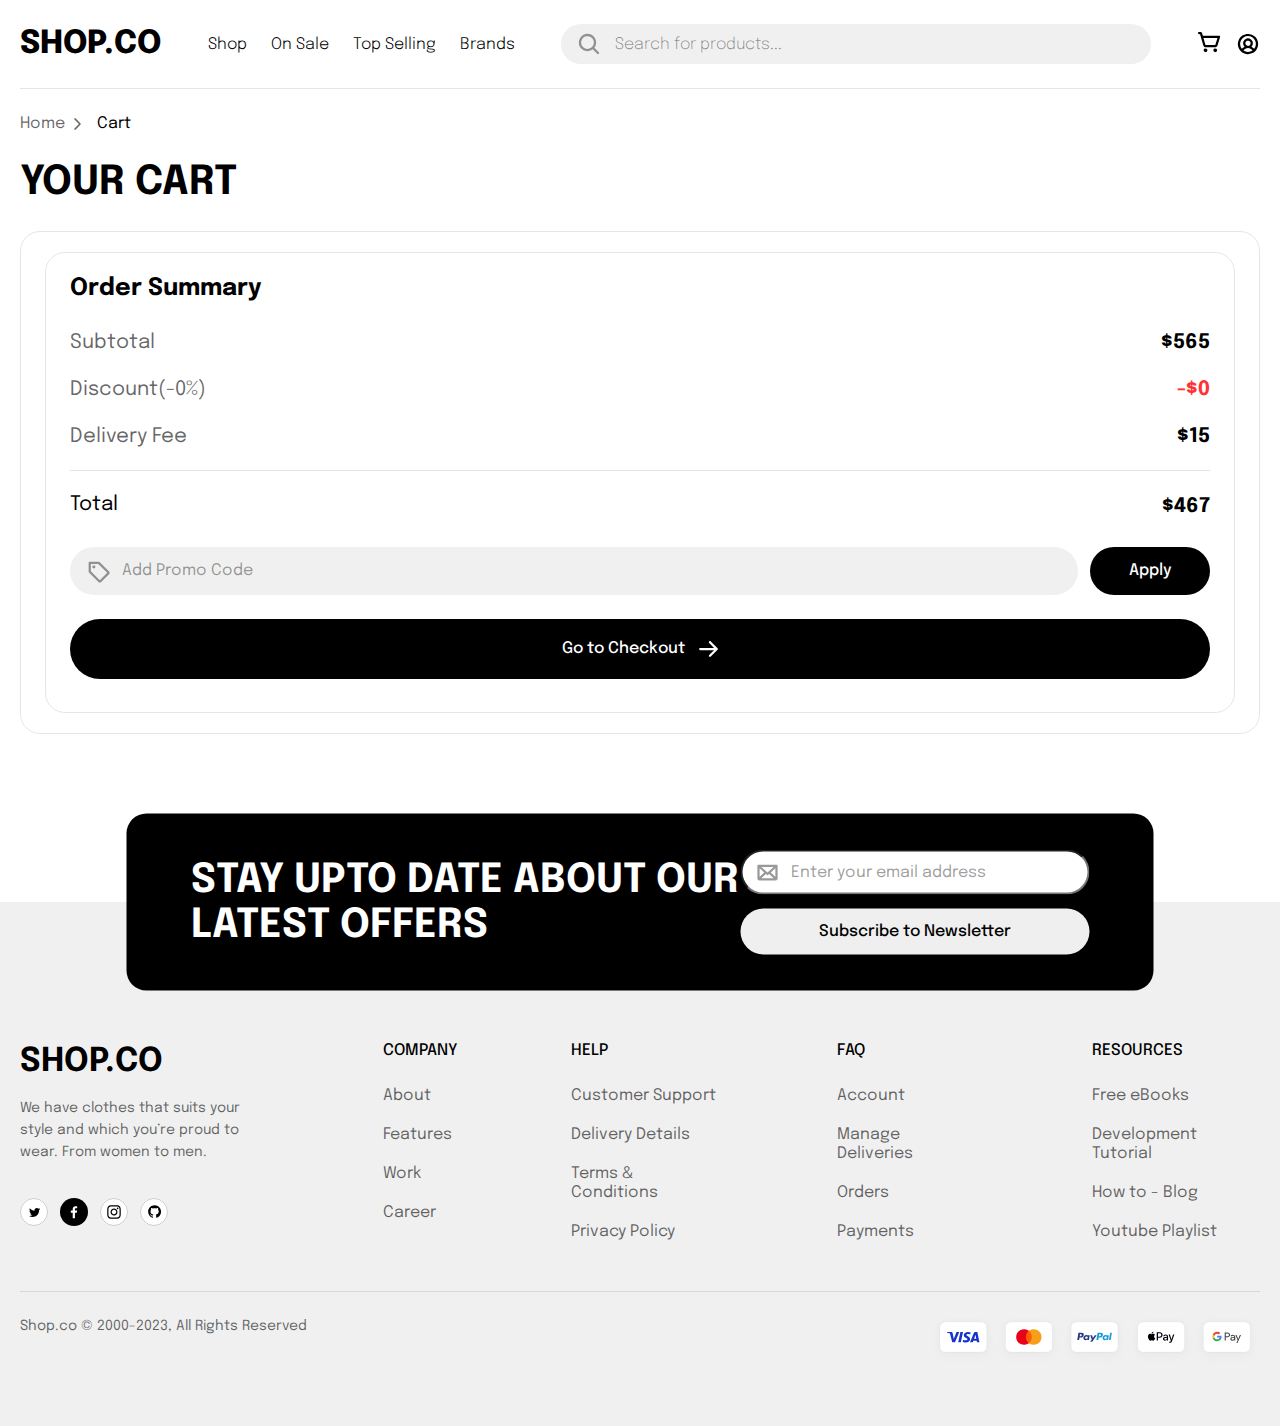
<file: midtermm/checkout.html>
<!DOCTYPE html>
<html lang="en">

<head>
    <meta charset="UTF-8">
    <meta name="viewport" content="width=device-width, initial-scale=1.0">
    <title>Checkout</title>
    <link rel="stylesheet" href="https://fonts.googleapis.com/css2?family=Epilogue:wght@400;800&display=swap">
    <link rel="stylesheet" href="./styles/reset.css">
    <link rel="stylesheet" href="./styles/navbar.css">
    <link rel="stylesheet" href="./styles/cart.css">
    <link rel="stylesheet" href="./styles/footer.css">
</head>

<body>
    <nav class="navbar">
        <div class="container">
            <div class="nav-container">
                <div class="logo">
                    <p> <a href="./index.html" class="invisible_underline">SHOP.CO</a></p>
                </div>
                <div class="navlist">
                    <ul class="navlist">
                        <li>
                            <a class="invisible_underline" href="./shop.html">Shop</a>
                        </li>
                        <li>
                            On Sale
                        </li>
                        <li>
                            Top Selling
                        </li>
                        <li>
                            Brands
                        </li>
                    </ul>
                </div>
                <div class="search_bar">
                    <img src="./Logos/search.svg" alt="Search Icon" class="icon" />
                    <input type="text" placeholder="Search for products..." class="search_input">
                </div>
                <div class="icons">
                    <a href="./checkout.html"><img src="./Logos/checkout.svg" alt="checkout_icon" class="icon" /></a>
                    <img src="./Logos/login.svg" alt="logos_icon" class="icon" />
                </div>
            </div>
        </div>
    </nav>
    <main>
        <div class="container">
            <div class="main-nav">
                <p class="prev-nav">
                    Home
                </p>
                <img src="./Logos/arrow.svg" alt="">
                <p class="curr-nav">
                    Cart
                </p>
            </div>
            <div class="cart-body">
                <h1>YOUR CART</h1>
                <div class="cart-grid">
                    <div class="cg-el cart-elements" id="cart-elements">
                        <!-- <div class="el-wrapper">
                            <div class="element">
                                <img class="el-img" src="./images/sarochka.png" alt="">
                                <div class="el-body">
                                    <h3 class="el-name">Gradient Graphic T-shirt</h3>
                                    <h4 class="el-size">Size: <span>Large</span></h4>
                                    <h4 class="el-color">Color: <Span>White</Span></h4>
                                    <p class="el-price">$145</p>
                                </div>
                                <div class="del-add">
                                    <img class="bin-img" src="./Logos/bin.svg" alt="">
                                    <div class="minus-plus">
                                        <img src="./Logos/minussign.svg" alt="">
                                        <p class="quantity">1</p>
                                        <img src="./Logos/plussign.svg" alt="">
                                    </div>
                                </div>
                            </div>
                        </div> -->
                       
                    <div class="cg-el order-summary">
                        <h2>Order Summary</h2>
                        <div class="stats">
                            <div class="stat subtotal">
                                <p class="title">Subtotal</p>
                                <p class="value">$565</p>
                            </div>
                            <div class="stat dicount">
                                <p class="title">
                                    Discount(<span class="perc-value">-0%</span>)
                                </p>
                                <p class="value dis-val">
                                    -$0
                                </p>
                            </div>
                            <div class="stat fee">
                                <p class="title">Delivery Fee</p>
                                <p class="value">$15</p>
                            </div>
                        </div>
                        <div class="checking">
                            <div class="total">
                                <p class="total-title">Total</p>
                                <p class="value-total">$467</p>
                            </div>
                            <div class="promo-code">
                                <label for="promo">
                                    <img src="./Logos/promocode.svg" alt="">
                                    <p>Add Promo Code</p>
                                </label>
                                <input type="text" id="promo" placeholder="">
                                <button class="apply">
                                    Apply
                                </button>
                            </div>
                            <button class="to-checkout" id="toCheckout">
                                Go to Checkout <img src="./Logos/arrowright.svg" alt="">
                            </button>
                        </div>
                    </div>
                </div>
            </div>
        </div>
    </main>
    <footer>
        <div class="container">
            <div class="newsletter">
                <h2 class="newsletter-text">
                    STAY UPTO DATE ABOUT OUR LATEST OFFERS
                </h2>
                <form action="" method="post">
                    <label for="news-email">
                        <div class="input-pl"><img src="./Logos/mail.svg" alt=""> <p>Enter your email address</p></div>
                        <input type="email" id="news-email">
                    </label>
                    <button type="submit">Subscribe to Newsletter</button>
                </form>
            </div>
            <div class="footer-body">
                <div class="shop-co">
                    <h2>SHOP.CO</h2>
                    <p>We have clothes that suits your style and which you’re proud to wear. From women to men.</p>
                    <div class="socials">
                        <img src="./Logos/twitter.svg" alt="">
                        <img src="./Logos/facebook.svg" alt="">
                        <img src="./Logos/instagram.svg" alt="">
                        <img src="./Logos/github.svg" alt="">
                    </div>
                </div>
                <div class="lists">
                    <ul aria-label="COMPANY">
                        <li><a href="#">About</a></li>
                        <li><a href="#">Features</a></li>
                        <li><a href="#">Work</a></li>
                        <li><a href="#">Career</a></li>
                    </ul>
                    <ul aria-label="HELP">
                        <li><a href="#">Customer Support</a></li>
                        <li><a href="#">Delivery Details</a></li>
                        <li><a href="#">Terms & Conditions</a></li>
                        <li><a href="#">Privacy Policy</a></li>
                    </ul>
                    <ul aria-label="FAQ">
                        <li><a href="#">Account</a></li>
                        <li><a href="#">Manage Deliveries</a></li>
                        <li><a href="#">Orders</a></li>
                        <li><a href="#">Payments</a></li>
                    </ul>
                    <ul aria-label="RESOURCES">
                        <li><a href="#">Free eBooks</a></li>
                        <li><a href="#">Development Tutorial</a></li>
                        <li><a href="#">How to - Blog</a></li>
                        <li><a href="#">Youtube Playlist</a></li>
                    </ul>
                    
                </div>
            </div>
            <div class="footer-foot">
                <div class="rights">
                    <p>Shop.co © 2000-2023, All Rights Reserved</p>
                </div>
                <div class="payments">
                    <img src="./Logos/visa.svg" alt="">
                    <img src="./Logos/master.svg" alt="">
                    <img src="./Logos/paypal.svg" alt="">
                    <img src="./Logos/applepay.svg" alt="">
                    <img src="./Logos/googlepay.svg" alt="">
                </div>
            </div>
        </div>
    </footer>
    <script src="./cart.js"></script>
</body>
</html>
</file>
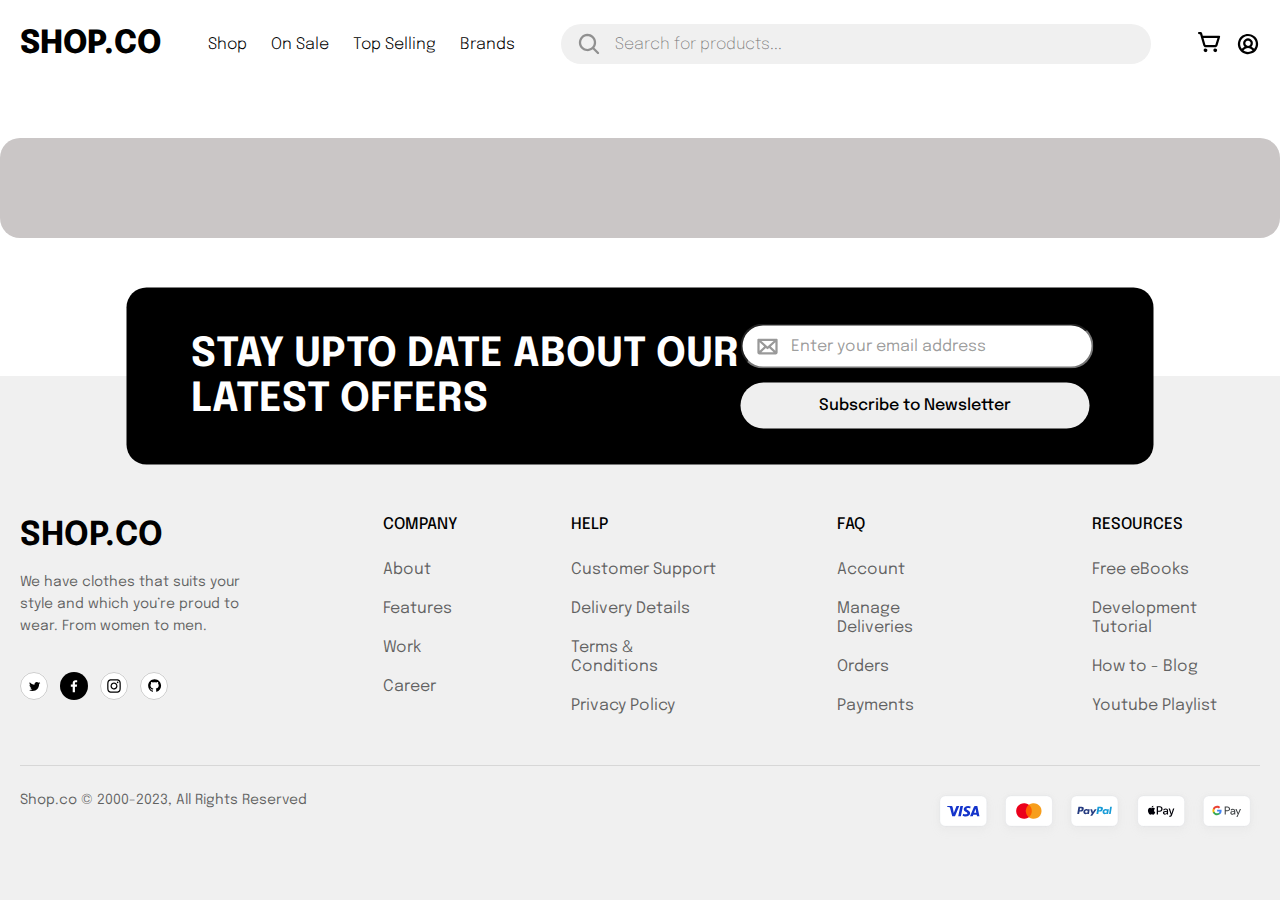
<file: midtermm/description.html>
<!DOCTYPE html>
<html lang="en">
    <head>
        <meta charset="UTF-8">
        <meta name="viewport" content="width=device-width, initial-scale=1.0">
        <title>My Shop</title>
        <link rel="stylesheet" href="./styles/reset.css">
        <link rel="stylesheet" href="./styles/navbar.css">
        <link rel="stylesheet" href="https://fonts.googleapis.com/css2?family=Epilogue:wght@400;800&display=swap">
        <link rel="stylesheet" href="./styles/description.css">
        <link rel="stylesheet" href="./styles/footer.css">
    </head>
    
    <body>
        <nav class="navbar">
            <div class="container">
                <div class="nav-container">
                    <div class="logo">
                        <p> <a href="./index.html" class="invisible_underline">SHOP.CO</a></p>
                    </div>
                    <div class="navlist">
                        <ul class="navlist">
                            <li>
                                <a class="invisible_underline" href="./shop.html">Shop</a>
                            </li>
                            <li>
                                On Sale
                            </li>
                            <li>
                                Top Selling
                            </li>
                            <li>
                                Brands
                            </li>
                        </ul>
                    </div>
                    <div class="search_bar">
                        <img src="./Logos/search.svg" alt="Search Icon" class="icon" />
                        <input type="text" placeholder="Search for products..." class="search_input">
                    </div>
                    <div class="icons">
                        <a href="./checkout.html"><img src="./Logos/checkout.svg" alt="checkout_icon" class="icon" /></a>
                        <img src="./Logos/login.svg" alt="logos_icon" class="icon" />
                    </div>
                </div>
            </div>
        </nav>
        <div class="xoxo">
            <div class="description_box" id="description_box">

            </div>
        </div>
        <footer>
            <div class="container">
                <div class="newsletter">
                    <h2 class="newsletter-text">
                        STAY UPTO DATE ABOUT OUR LATEST OFFERS
                    </h2>
                    <form action="" method="post">
                        <label for="news-email">
                            <div class="input-pl"><img src="./Logos/mail.svg" alt=""> <p>Enter your email address</p></div>
                            <input type="email" id="news-email">
                        </label>
                        <button type="submit">Subscribe to Newsletter</button>
                    </form>
                </div>
                <div class="footer-body">
                    <div class="shop-co">
                        <h2>SHOP.CO</h2>
                        <p>We have clothes that suits your style and which you’re proud to wear. From women to men.</p>
                        <div class="socials">
                            <img src="./Logos/twitter.svg" alt="">
                            <img src="./Logos/facebook.svg" alt="">
                            <img src="./Logos/instagram.svg" alt="">
                            <img src="./Logos/github.svg" alt="">
                        </div>
                    </div>
                    <div class="lists">
                        <ul aria-label="COMPANY">
                            <li><a href="#">About</a></li>
                            <li><a href="#">Features</a></li>
                            <li><a href="#">Work</a></li>
                            <li><a href="#">Career</a></li>
                        </ul>
                        <ul aria-label="HELP">
                            <li><a href="#">Customer Support</a></li>
                            <li><a href="#">Delivery Details</a></li>
                            <li><a href="#">Terms & Conditions</a></li>
                            <li><a href="#">Privacy Policy</a></li>
                        </ul>
                        <ul aria-label="FAQ">
                            <li><a href="#">Account</a></li>
                            <li><a href="#">Manage Deliveries</a></li>
                            <li><a href="#">Orders</a></li>
                            <li><a href="#">Payments</a></li>
                        </ul>
                        <ul aria-label="RESOURCES">
                            <li><a href="#">Free eBooks</a></li>
                            <li><a href="#">Development Tutorial</a></li>
                            <li><a href="#">How to - Blog</a></li>
                            <li><a href="#">Youtube Playlist</a></li>
                        </ul>
                        
                    </div>
                </div>
                <div class="footer-foot">
                    <div class="rights">
                        <p>Shop.co © 2000-2023, All Rights Reserved</p>
                    </div>
                    <div class="payments">
                        <img src="./Logos/visa.svg" alt="">
                        <img src="./Logos/master.svg" alt="">
                        <img src="./Logos/paypal.svg" alt="">
                        <img src="./Logos/applepay.svg" alt="">
                        <img src="./Logos/googlepay.svg" alt="">
                    </div>
                </div>
            </div>
        </footer>
     <script src="./description.js"></script>
    </body>

</html>
</file>
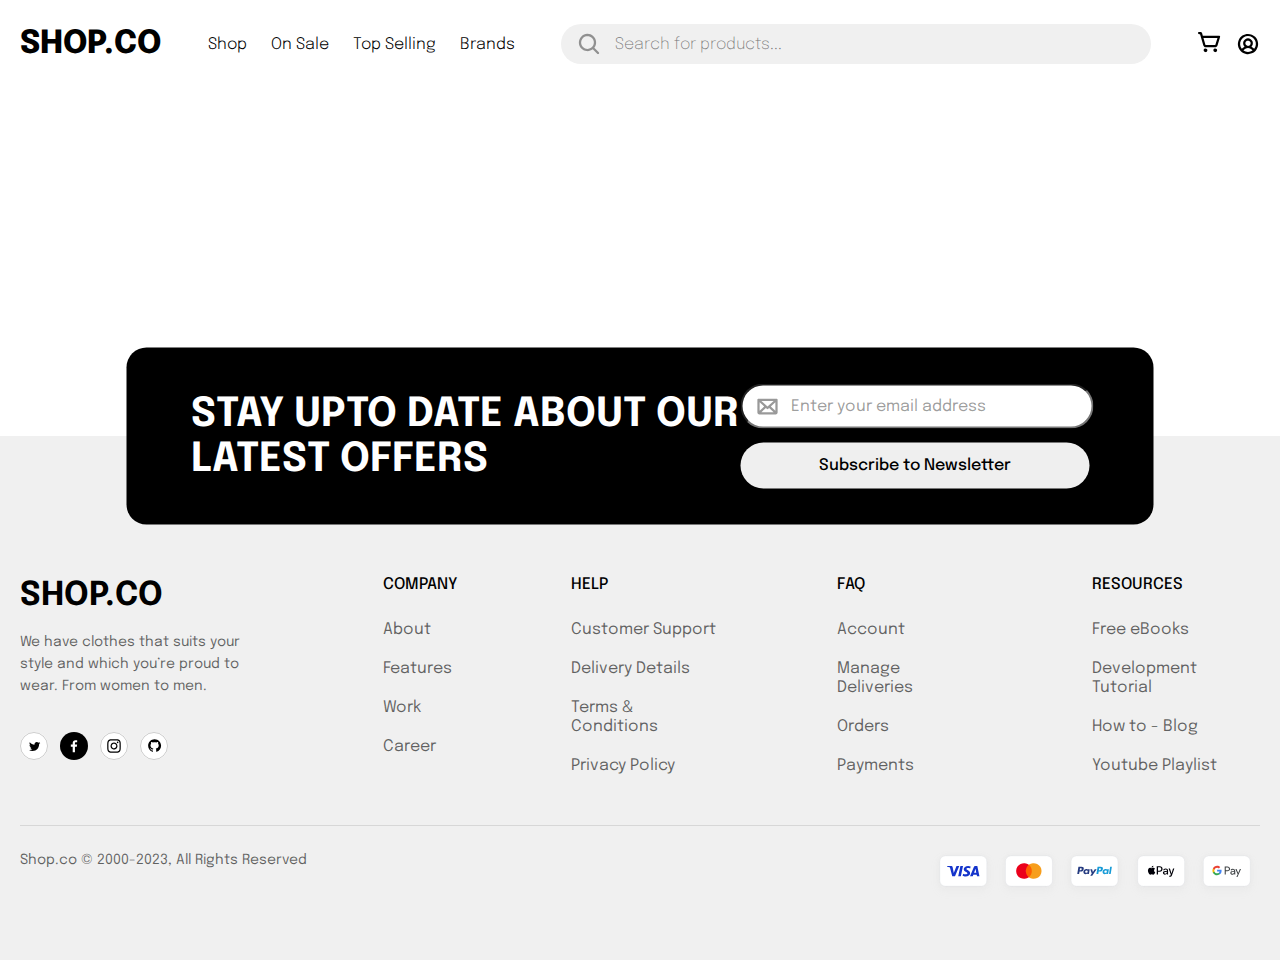
<file: midtermm/shop.html>
<!DOCTYPE html>
<html lang="en">
    <head>
        <meta charset="UTF-8">
        <meta name="viewport" content="width=device-width, initial-scale=1.0">
        <title>My Shop</title>
        <link rel="stylesheet" href="./styles/reset.css">
        <link rel="stylesheet" href="./styles/navbar.css">
        <link rel="stylesheet" href="https://fonts.googleapis.com/css2?family=Epilogue:wght@400;800&display=swap">
        <link rel="stylesheet" href="./styles/cards.css">
        <link rel="stylesheet" href="./styles/footer.css">
    </head>
    
    <body>
        <nav class="navbar">
            <div class="container">
                <div class="nav-container">
                    <div class="logo">
                        <p> <a href="./index.html" class="invisible_underline">SHOP.CO</a></p>
                    </div>
                    <div class="navlist">
                        <ul class="navlist">
                            <li>
                                <a class="invisible_underline" href="./shop.html">Shop</a>
                            </li>
                            <li>
                                On Sale
                            </li>
                            <li>
                                Top Selling
                            </li>
                            <li>
                                Brands
                            </li>
                        </ul>
                    </div>
                    <div class="search_bar">
                        <img src="./Logos/search.svg" alt="Search Icon" class="icon" />
                        <input type="text" placeholder="Search for products..." class="search_input">
                    </div>
                    <div class="icons">
                        <a href="./checkout.html"><img src="./Logos/checkout.svg" alt="checkout_icon" class="icon" /></a>
                        <img src="./Logos/login.svg" alt="logos_icon" class="icon" />
                    </div>
                </div>
            </div>
        </nav>
        <div class="container2">
            <div id="products-list" class="products-list">
             

            </div>
        </div>
        <footer>
            <div class="container">
                <div class="newsletter">
                    <h2 class="newsletter-text">
                        STAY UPTO DATE ABOUT OUR LATEST OFFERS
                    </h2>
                    <form action="" method="post">
                        <label for="news-email">
                            <div class="input-pl"><img src="./Logos/mail.svg" alt=""> <p>Enter your email address</p></div>
                            <input type="email" id="news-email">
                        </label>
                        <button type="submit">Subscribe to Newsletter</button>
                    </form>
                </div>
                <div class="footer-body">
                    <div class="shop-co">
                        <h2>SHOP.CO</h2>
                        <p>We have clothes that suits your style and which you’re proud to wear. From women to men.</p>
                        <div class="socials">
                            <img src="./Logos/twitter.svg" alt="">
                            <img src="./Logos/facebook.svg" alt="">
                            <img src="./Logos/instagram.svg" alt="">
                            <img src="./Logos/github.svg" alt="">
                        </div>
                    </div>
                    <div class="lists">
                        <ul aria-label="COMPANY">
                            <li><a href="#">About</a></li>
                            <li><a href="#">Features</a></li>
                            <li><a href="#">Work</a></li>
                            <li><a href="#">Career</a></li>
                        </ul>
                        <ul aria-label="HELP">
                            <li><a href="#">Customer Support</a></li>
                            <li><a href="#">Delivery Details</a></li>
                            <li><a href="#">Terms & Conditions</a></li>
                            <li><a href="#">Privacy Policy</a></li>
                        </ul>
                        <ul aria-label="FAQ">
                            <li><a href="#">Account</a></li>
                            <li><a href="#">Manage Deliveries</a></li>
                            <li><a href="#">Orders</a></li>
                            <li><a href="#">Payments</a></li>
                        </ul>
                        <ul aria-label="RESOURCES">
                            <li><a href="#">Free eBooks</a></li>
                            <li><a href="#">Development Tutorial</a></li>
                            <li><a href="#">How to - Blog</a></li>
                            <li><a href="#">Youtube Playlist</a></li>
                        </ul>
                        
                    </div>
                </div>
                <div class="footer-foot">
                    <div class="rights">
                        <p>Shop.co © 2000-2023, All Rights Reserved</p>
                    </div>
                    <div class="payments">
                        <img src="./Logos/visa.svg" alt="">
                        <img src="./Logos/master.svg" alt="">
                        <img src="./Logos/paypal.svg" alt="">
                        <img src="./Logos/applepay.svg" alt="">
                        <img src="./Logos/googlepay.svg" alt="">
                    </div>
                </div>
            </div>
        </footer>
        <script src="./shops_script.js"></script>
    </body>

</html>
</file>
<file: midtermm/styles/navbar.css>
.navbar {
    background-color: #FFF;
    color:black;
    /* position: fixed; */
    width: 100%;
}
.container {
    width: 1240px;
    margin: auto;
    max-width: 100%;
  }
.nav-container{
    display: flex;
    justify-content: space-between;
    background: #FFF;
    padding: 24px 0;
}
.logo{
    display: flex;
    color: black;
    font-family: 'Epilogue', sans-serif; 
    font-size: 32px;
    font-weight: 800;
    line-height: normal;
    align-items: center;
}
.invisible_underline{
    text-decoration: none;
    border-bottom: none;
    color: black;
}
.navlist{
    display: flex;
    gap:24px;
    align-items: center;
}
.navlist li{
    color: #000;
    font-family: 'Epilogue', sans-serif; 
    font-size: 16px;
    font-style: normal;
    font-weight: 300;
    line-height: normal;
}
.search_bar{
    display:flex;
    border-radius: 62px;
    background: #F0F0F0;
    padding: 8px 16px;
    align-items: flex-start;
    gap: 12px;
    flex: 0.8 0.3 0 ;
    align-items: center;
}
.search_input{
    color: rgba(0, 0, 0, 0.40);
    font-family: 'Epilogue', sans-serif; 
    font-size: 16px;
    font-style: normal;
    font-weight: 200;
    line-height: normal;
    border:none;
    background: #F0F0F0;
}
.icons{
    display:flex;
    align-items: center;
    gap:14px;
}
.icon{
    width: 24px;
    height: 24px;
}
</file>
<file: midtermm/styles/banner.css>
.banner{
    background-image: url('../images/banner.png');
    background-size: cover; 
    background-position: right;
}
.container1{
    padding: 103px 0px 111px 100px;
    position: relative;
}
.container1 h1{
    color: #000;
    font-size: 64px;
    font-style: normal;
    font-weight: 700;
    line-height: 64px; 
}
.container1 p{
    color: rgba(0, 0, 0, 0.60);
    font-size: 16px;
    font-style: normal;
    font-weight: 400;
    line-height: 22px;
}
.small_sparkle{
    position: absolute;
    top: 297px;
    left: 50%; 
}
.large_sparkle{
    position: absolute;
    top: 104px;
    left: 88%;
}
.relative{
    position: relative;
}
.item{
    margin-bottom: 12px;
}
.shop_now{
    color: #FFF;
    font-size: 16px;
    font-style: normal;
    font-weight: 500;
    line-height: normal;
    background-color: #000;
    padding: 16px 64px;
    border-radius: 62px;
}
.padd{
    padding: 16px 0px 64px 0px;
}
.trio{
    display: flex;
    gap:32px;
}
.border{
    border-right:solid 1px rgba(0, 0, 0, 0.10);
    padding-right: 32px;
}
.couple h2{
    color: #000;
    font-size: 40px;
    font-style: normal;
    font-weight: 700;
    line-height: normal;
}
.couple p {
    color: rgba(0, 0, 0, 0.60);
    font-size: 16px;
    font-style: normal;
    font-weight: 400;
    line-height: 22px; 
}
.brands{
    background-color: #000;
    display: flex;
    padding: 42px 100px;
    justify-content: space-between;
}
.top_selling_title{
    color: #000;
    text-align: center;
    font-size: 48px;
    font-style: normal;
    font-weight: 700;
    line-height: normal;
}
</file>
<file: midtermm/styles/cards.css>
.container2{
    padding: 80px 100px;
}
.products-list{
    display: flex;
    gap: 49px;
    flex-wrap: wrap;
    justify-content: center;
    padding-top: 100px;
}
.products-image{
    width: 200px;
    height: 200px;
    border-radius:20px;
    padding: 10px;
}
.products-title{
    font-family: 'Epilogue', sans-serif; 
    font-size: 20px;
    font-weight: 500;
    line-height: 27px;
    text-align: left;
    color: #000000;
    max-width: 200px;
    padding-left: 10px;
}
.products-price{
    font-size: 24px;
    font-weight: 600;
    line-height: 32px;
    text-align: left;
    padding: 0px 0px 10px 10px;

}
.anchor{
    text-decoration: none;
   color: black;
}
.products-box{
    background-color: rgba(230, 230, 230, 0.537);
    max-width: 220px;
    border-radius:20px;
}
.fivestar{
    width:90px;
}
.product-stars{
    font-family: Satoshi;
    font-size: 14px;
    font-weight: 400;
    line-height: 19px;
    text-align: left;

}
.rating-box{
    display: flex;
    gap:15px;
    padding: 5px 0px 8px 10px;
}
</file>
<file: midtermm/styles/footer.css>
.container {
  width: 1240px;
  margin: auto;
  max-width: 100%;
}
body footer {
  margin-top: 88px;
  background: #F0F0F0;
}
body footer .container {
  position: relative;
}
body footer .container .newsletter {
  position: absolute;
  left: 50%;
  transform: translate(-50%, -50%);
  display: flex;
  align-items: center;
  justify-content: space-between;
  background-color: black;
  border-radius: 20px;
  padding: 36px 64px;
}
body footer .container .newsletter h2 {
  font-family: epilogue;
  font-size: 40px;
  font-weight: 700;
  line-height: 45px;
  font-weight: bolder;
  color: white;
  width: 550px;
  max-width: 100%;
  flex-wrap: wrap;
}
body footer .container .newsletter form {
  width: 349px;
  max-width: 100%;
}
body footer .container .newsletter form label {
  position: relative;
}
body footer .container .newsletter form label .input-pl {
  position: absolute;
  display: flex;
  left: 16px;
  top: 50%;
  transform: translateY(-50%);
}
body footer .container .newsletter form label .input-pl p {
  font-family: epilogue;
  font-size: 16px;
  font-weight: 400;
  line-height: 22px;
  color: rgba(0, 0, 0, 0.4);
  margin-left: 12px;
}
body footer .container .newsletter form label input {
  padding: 12px 0 14px 0;
  width: 100%;
  display: block;
  border-radius: 62px;
}
body footer .container .newsletter form button {
  border: 0;
  border-radius: 62px;
  display: block;
  width: 100%;
  font-family: epilogue;
  font-size: 16px;
  padding: 12px 0;
  margin-top: 14px;
  font-weight: 500;
  line-height: 22px;
}
body footer .container .footer-body {
  display: flex;
  padding-top: 140px;
  gap: 113.5px;
  border-bottom: 1px solid rgba(0, 0, 0, 0.1019607843);
  padding-bottom: 50px;
}
body footer .container .footer-body .shop-co {
  width: 250px;
  max-width: 100%;
}
body footer .container .footer-body .shop-co h2 {
  font-family: epilogue;
  font-size: 33px;
  font-weight: 700;
  line-height: 40px;
  font-weight: bolder;
  margin-bottom: 15px;
}
body footer .container .footer-body .shop-co p {
  font-family: epilogue;
  font-size: 14px;
  font-weight: 400;
  line-height: 22px;
  color: rgba(0, 0, 0, 0.6);
  margin-bottom: 35px;
}
body footer .container .footer-body .shop-co .socials {
  display: flex;
  gap: 12px;
}
body footer .container .footer-body .lists {
  display: flex;
  gap: 113.5px;
}
body footer .container .footer-body .lists ul li {
  padding-bottom: 20px;
}
body footer .container .footer-body .lists ul li a {
  text-decoration: none;
  color: rgba(0, 0, 0, 0.6);
  font-family: epilogue;
  font-size: 16px;
  font-weight: 400;
  line-height: 19px;
}
body footer .container .footer-body .lists ul li:last-child {
  padding: 0;
}
body footer .container .footer-body .lists ul:before {
  content: attr(aria-label);
  font-family: epilogue;
  font-size: 16px;
  font-weight: 500;
  display: inline-block;
  padding-bottom: 26px;
  line-height: 18px;
}
body footer .container .footer-foot {
  display: flex;
  justify-content: space-between;
  padding: 25px 0 60px 0;
}
body footer .container .footer-foot .rights p {
  font-family: epilogue;
  font-size: 14px;
  font-weight: 400;
  line-height: 19px;
  color: rgba(0, 0, 0, 0.6);
}
body footer .container .footer-foot .payments {
  display: flex;
}

/*# sourceMappingURL=footer.css.map */
</file>
<file: gita/3/src/styles/style.css>
*{
    margin: 0;
    padding: 0;

}
body{
    background-image: url("./../img/bg_lines.svg");
    background-position: center;
    background-repeat: no-repeat;
    background-size: 50%;
}
.container{
    width: 1280px;
    margin: 0 auto;
}
.row{
    display: flex;
    flex-wrap: wrap;
}
.justify-between{
    justify-content: space-between;
}
.justify-center{
    justify-content: center;
}
.align-center{
    align-items: center;
}
.border-b{
    border-bottom: 0.5px solid #00000037;
}
.list-none{
    list-style: none;
}
.w-16{
    width: 16px;
}
.w-42{
    width: 42px;
}
.w-13{
    width: 13px;
}
.w-1440{
    width: 1440px;
}
.plr-82{
    padding: 0px 82px;
}
.pl-277{
    padding-left: 277px;
}
.gap-4{
    gap: 38px;
}
.gap-5{
    gap: 50px;
}
.gap-1{
    gap:15px
}
.mt-127{
    margin-top: 127px;
}

.mt-58 {
    margin-top: 58px;
}
.mb-50{
    margin-bottom: 50px;
}
.mt-220{
    margin-top: 220px;
}
.mt-46{
    margin-top: 46px;
}
.mt-10{
    margin-top: 10px;
}
.mt-40 {
    margin-top: 40px;
}
.mt-63{
    margin-top:63px ;
}
.mt-50{
    margin-top: 50px;
}
.mt-77{
    margin-top: 77px;
}
.ml-15{
    margin-left: 15px;
}
.ml-98{
    margin-left: 98px;
}
.mb-82{
    margin-bottom: 82px;
}
.pb-12 {
    padding-bottom: 12px;
}
.dir-col{
    flex-direction: column;
}
.main_header{
    color: #000;
    text-align: center;
    font-family: TT Firs Neue;
    font-size: 18px;
    font-style: normal;
    font-weight: 300;
    line-height: normal;
}
img{
    width: 100%;
}
.main_icon{
    width: 40px;
    height: 40px;
}

.headline{
    color: #000;
    font-family: TT Firs Neue;
    font-size: 96px;
    font-style: normal;
    font-weight: 200;
    line-height: 138px;
    text-align: center;
}
.nav_font li {
    color: #000;
    font-family: TT Firs Neue;
    font-size: 24px;
    font-style: normal;
    font-weight: 300;
    line-height: normal;
}
.font{
    color: #000;
    font-family: TT Firs Neue;
    font-size: 18px;
    font-style: normal;
    font-weight: 300;
    line-height: normal;
}
.font-sz-64{
    font-size: 64px;
}
.font-sz-24{
    font-size: 24px;
}
.font-sz-36{
    font-size: 36px;
}
.font-sz-48{
    font-size: 48px;
}
.font-wg-265{
    font-weight: 265;
}
.ln-height-92{
    line-height: 92px;
}
.ln-height-42{
    line-height: 42px;
}
.font-wg-500{
    font-weight: 500;
}
.red{
    color: #EF4242;
}
.arrow_container{
    width: 40px;
    padding: 30px;
    border: 0.5px solid #000;
    border-radius: 50%;
}
.relative{
    position: relative;
}
.absolute{
    position: absolute;
}
.bottom-0{
    bottom: 0;
}
.left-0{
    left: 0;
}
.w-full{
    width: 1060px;
}
.justify-start{
    justify-content: start;
}
.align-start{
    align-items: start;
}
.m-0{
    margin: 0 auto;
}
.col-12{
    width: 100%;
}
.banner{
    padding-bottom: 50px;
}
.block{
    display: block;
}
.flex{
    display: flex;
}
.border{
    border-bottom: solid 1px;
    width:78px;
    transform: rotate(90deg);
}
.banner1{
    height: 1003px;
}
.above{
   top: 33%;
   right: 0%;
}
.grid-container{
    display: grid;
    grid-template-rows: 144px 453px 108px ;
    grid-template-columns:736px 520px;
    column-gap:20px;
    row-gap: 50px;
}
.item1{
    grid-row: 1/3;
    grid-column: 1/2;
}
.item2{
    margin-top: 50px;
    grid-row: 1/2;
    grid-column: 2/3;
    
}
.item3{
    grid-row: 3/4;
    grid-column: 1/2;
}
.item4{
    grid-row:2/4;
    grid-column: 2/3;
}
.chamonatvali img{
    width: 28px;
}
.chamonatvali p{
    font-family: TT Firs Neue;
    font-size: 48px;
    font-style: normal;
    font-weight: 300;
    line-height: normal;
}
.chamonatvali div{
    display: flex;
    gap:20px;
    flex: 0 0 calc(25%);
    margin-bottom: 30px;
}
.chamonatvali{
    display: flex;
    flex-wrap: wrap;
    text-align: center;
}
.services{
    margin: 0;
    padding: 0;
}
.services img{
    width: 100%;
    display: block;
    margin: 0;
    padding: 0;
}
.services p{
    bottom:-5%;
    left:5.1%;
}
.block-p p {
    font-family: TT Firs Neue;
font-size: 64px;
font-style: normal;
font-weight: 265;
line-height: 92px;
}
.third-mouse{
    left: 25%;
    bottom: 38%;
}


/* Specific features */
.fragment {
  position: absolute;
  z-index: -1;
  height: 100%;
  width: 100%;
  display: flex;
  justify-content: center;
  align-items: center;
}


.fragment::after {
  animation: noise 9s steps(10) infinite;
  background: url([data-uri]);
  content: '';
  height: 500%;
  left: -100%;
  opacity: 0.6;
  position: fixed;
  top: -100%;
  width: 500%;
}

@keyframes noise {
  0% {
    transform: translate(0, 0);
  }

  10% {
    transform: translate(-3%, -6%);
  }

  20% {
    transform: translate(-9%, 3%);
  }

  30% {
    transform: translate(12%, -9%);
  }

  40% {
    transform: translate(-15%, 12%);
  }

  50% {
    transform: translate(-3%, -3%);
  }

  60% {
    transform: translate(12%, 0%);
  }

  70% {
    transform: translate(0%, 12%);
  }

  80% {
    transform: translate(3%, 3%);
  }

  90% {
    transform: translate(-15%, 15%);
  }

  100% {
    transform: translate(0, 0);
  }
}
</file>
<file: midtermm/styles/cart.css>
* {
  box-sizing: border-box;
}
body button {
  cursor: pointer;
}
body main .container {
  border-top: 1px solid rgba(0, 0, 0, 0.1019607843);
}
body main .container .main-nav {
  display: flex;
  margin-top: 24px;
}
body main .container .main-nav p {
  font-family: epilogue;
  font-size: 16px;
  line-height: 21.6px;
}
body main .container .main-nav .prev-nav {
  color: rgba(0, 0, 0, 0.6);
  padding-right: 4px;
}
body main .container .main-nav .curr-nav {
  padding-left: 12px;
}
body main .container .cart-body {
  margin-bottom: 168px;
}
body main .container .cart-body h1 {
  margin: 24px 0;
  font-family: epilogue;
  font-size: 40px;
  font-weight: 700;
  line-height: 48px;
  letter-spacing: 0em;
  text-align: left;
}
body main .container .cart-body .cart-grid {
  width: 100%;
  display: flex;
  grid-template-columns: 57.6% 40.7%;
  column-gap: 20px;
}
body main .container .cart-body .cart-grid .cg-el {
  width: 100%;
  border: 1px solid rgba(0, 0, 0, 0.1019607843);
  border-radius: 20px;
  padding: 20px 24px;
}
body main .container .cart-body .cart-grid .cart-elements .el-wrapper {
  width: 100%;
  border-bottom: 1px solid rgba(0, 0, 0, 0.1019607843);
  padding-bottom: 24px;
  margin-bottom: 24px;
}
body main .container .cart-body .cart-grid .cart-elements .el-wrapper .element {
  display: flex;
}
body main .container .cart-body .cart-grid .cart-elements .el-wrapper .element .el-img {
  border-radius: 8.66px;
  margin-right: 16px;
  width: 172px;
}
body main .container .cart-body .cart-grid .cart-elements .el-wrapper .element .el-body {
  display: flex;
  flex-direction: column;
}
body main .container .cart-body .cart-grid .cart-elements .el-wrapper .element .el-body h3 {
  font-family: epilogue;
  font-size: 20px;
  line-height: 27px;
  font-weight: bold;
  padding-bottom: 2px;
}
body main .container .cart-body .cart-grid .cart-elements .el-wrapper .element .el-body h4 {
  padding-bottom: 4px;
  font-family: epilogue;
  font-size: 14px;
  font-weight: 400;
  line-height: 19px;
}
body main .container .cart-body .cart-grid .cart-elements .el-wrapper .element .el-body h4 span {
  color: rgba(0, 0, 0, 0.6);
}
body main .container .cart-body .cart-grid .cart-elements .el-wrapper .element .el-body .el-price {
  font-family: epilogue;
  font-size: 24px;
  font-weight: bold;
  line-height: 32px;
  display: inline-block;
  margin-top: auto;
}
body main .container .cart-body .cart-grid .cart-elements .el-wrapper .element .del-add {
  display: flex;
  flex-direction: column;
  margin-left: auto;
}
body main .container .cart-body .cart-grid .cart-elements .el-wrapper .element .del-add .bin-img {
  display: block;
  margin-left: auto;
  cursor: pointer;
}
body main .container .cart-body .cart-grid .cart-elements .el-wrapper .element .del-add .minus-plus {
  margin-top: auto;
  display: flex;
  align-items: center;
  gap: 20px;
  background: #F0F0F0;
  border-radius: 62px;
  padding: 12px 20px;
}
body main .container .cart-body .cart-grid .cart-elements .el-wrapper .element .del-add .minus-plus p {
  font-family: epilogue;
  font-size: 14px;
  font-weight: 500;
  line-height: 19px;
}
body main .container .cart-body .cart-grid .cart-elements .el-wrapper .element .del-add .minus-plus img {
  cursor: pointer;
}
body main .container .cart-body .cart-grid .cart-elements .el-wrapper:last-child {
  border: 0;
  padding-bottom: 0;
  margin-bottom: 0;
}
body main .container .cart-body .cart-grid .order-summary {
  height: fit-content;
  padding-bottom: 33px;
}
body main .container .cart-body .cart-grid .order-summary h2 {
  font-family: epilogue;
  font-size: 24px;
  font-weight: 700;
  line-height: 32px;
  margin-bottom: 24px;
}
body main .container .cart-body .cart-grid .order-summary .stats {
  border-bottom: 1px solid rgba(0, 0, 0, 0.1019607843);
  padding-bottom: 20px;
  margin-bottom: 20px;
  display: flex;
  gap: 20px;
  flex-direction: column;
}
body main .container .cart-body .cart-grid .order-summary .stats .stat {
  display: flex;
  justify-content: space-between;
}
body main .container .cart-body .cart-grid .order-summary .stats .stat .title {
  font-family: epilogue;
  font-size: 20px;
  font-weight: 400;
  line-height: 27px;
  color: rgba(0, 0, 0, 0.6);
}
body main .container .cart-body .cart-grid .order-summary .stats .stat .value {
  font-family: epilogue;
  font-size: 20px;
  font-weight: 700;
  line-height: 27px;
  color: black;
  font-weight: bold;
}
body main .container .cart-body .cart-grid .order-summary .stats .stat .dis-val {
  color: #FF3333;
}
body main .container .cart-body .cart-grid .order-summary .checking .total {
  display: flex;
  justify-content: space-between;
  margin-bottom: 24px;
}
body main .container .cart-body .cart-grid .order-summary .checking .total p {
  font-family: epilogue;
  font-size: 20px;
  font-weight: 400;
  line-height: 27px;
}
body main .container .cart-body .cart-grid .order-summary .checking .total .value-total {
  font-weight: bold;
  line-height: 32.4px;
}
body main .container .cart-body .cart-grid .order-summary .checking .promo-code {
  position: relative;
  display: flex;
  gap: 12px;
  justify-content: space-between;
}
body main .container .cart-body .cart-grid .order-summary .checking .promo-code label {
  position: absolute;
  display: flex;
  align-items: center;
  left: 16px;
  top: 50%;
  gap: 12px;
  transform: translateY(-50%);
}
body main .container .cart-body .cart-grid .order-summary .checking .promo-code label p {
  font-family: epilogue;
  font-size: 16px;
  font-weight: 400;
  line-height: 22px;
  color: rgba(0, 0, 0, 0.4);
}
body main .container .cart-body .cart-grid .order-summary .checking .promo-code input {
  border: 0;
  background-color: #F0F0F0;
  border-radius: 62px;
  padding: 12px 16px 14px 16px;
  flex: 1;
}
body main .container .cart-body .cart-grid .order-summary .checking .promo-code button {
  background-color: black;
  border: 0;
  width: 120px;
  padding: 13px 0;
  border-radius: 62px;
  color: white;
  font-family: epilogue;
  font-size: 16px;
  font-weight: 500;
  line-height: 22px;
}
body main .container .cart-body .cart-grid .order-summary .checking .to-checkout {
  margin-top: 24px;
  width: 100%;
  border: 0;
  background-color: black;
  border-radius: 62px;
  padding: 19px 0;
  color: white;
  font-family: epilogue;
  font-size: 16px;
  font-weight: 500;
  line-height: 22px;
  display: flex;
  justify-content: center;
  align-items: center;
}
body main .container .cart-body .cart-grid .order-summary .checking .to-checkout img {
  margin-left: 14px;
}

/*# sourceMappingURL=cart.css.map */
</file>
<file: midtermm/styles/description.css>
.description_box{
    display: flex;
    padding:50px 20px;
    width: 1240px;
    margin: auto;
    gap: 40px;
    background-color:rgb(202, 198, 198) ;
    border-radius: 20px;
}
.xoxo{
    padding: 50px 0px;
}
.fivestar{
    width:90px;
}
.product-stars{
    font-family: Satoshi;
    font-size: 14px;
    font-weight: 400;
    line-height: 19px;
    text-align: left;
}
.rating-box{
    display: flex;
    gap: 15px;
}
.products_title{
    color: black;
    font-family: 'Epilogue', sans-serif; 
    font-size: 50px;
    font-weight: 800;
    line-height: normal;
    align-items: center
}
.brand{
    font-size: 17px;
    font-weight: 400;
    line-height: 20px;
    text-align: left;
    color: rgb(130, 121, 121);
}
.products_price{
    font-size: 30px;
    font-weight: 700;
    line-height: 32px;
    text-align: left;
    padding:15px 0px ;

}
.d{
    color: #000;
    font-family: 'Epilogue', sans-serif; 
    font-size: 20px;
    font-style: normal;
    font-weight: 300;
    line-height: normal;
    padding-bottom: 10px;
}
.description{
    color: #000;
    font-family: 'Epilogue', sans-serif; 
    font-size: 25px;
    font-style: normal;
    font-weight: 500;
    line-height: normal;
}
.addToCart{
    margin-top: 24px;
    width: 50%;
    border: 0;
    background-color: black;
    border-radius: 62px;
    padding: 19px 0;
    color: white;
    font-family: epilogue;
    font-size: 16px;
    font-weight: 500;
    line-height: 22px;
    text-align: center;
}
.addToCart:hover {
    transform: scale(1.1); 
   
  }
@media (max-width: 1200px) {
    .description_box{
        width: 100%;
    }
}
</file>
